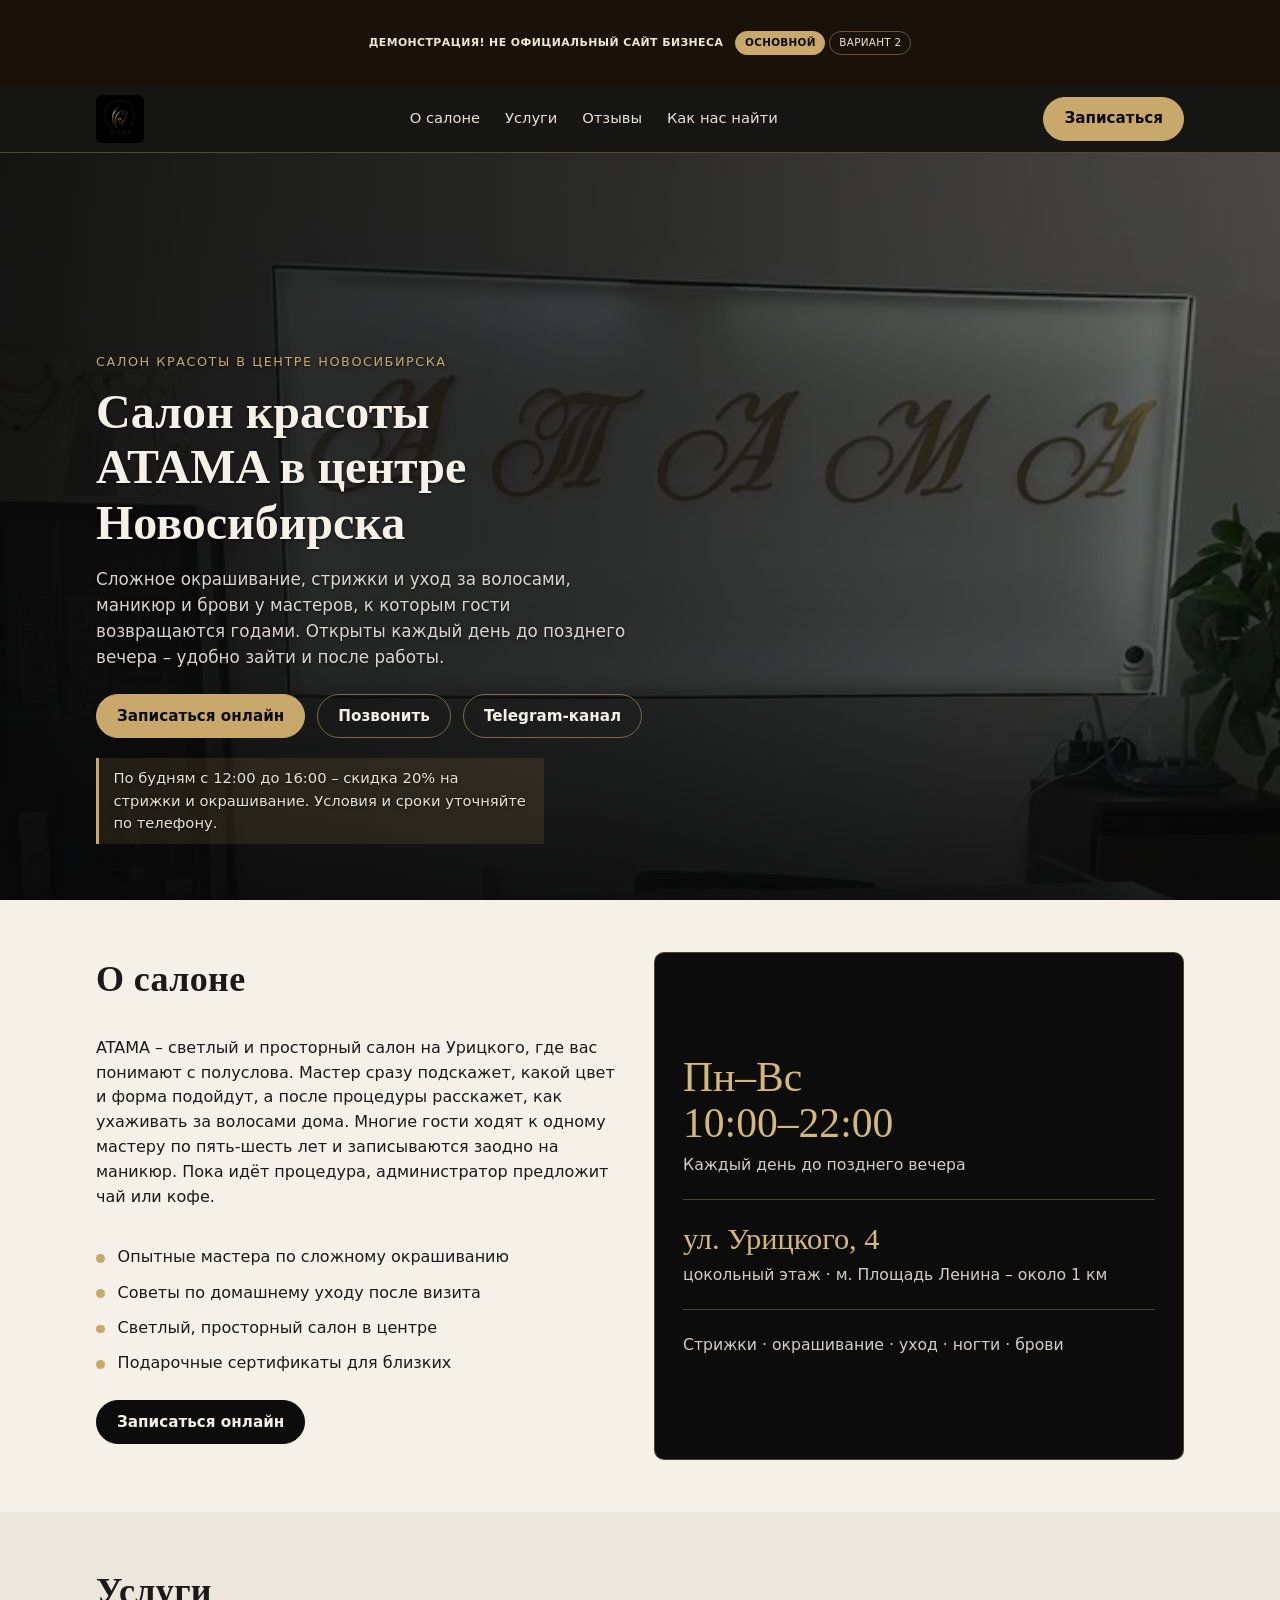
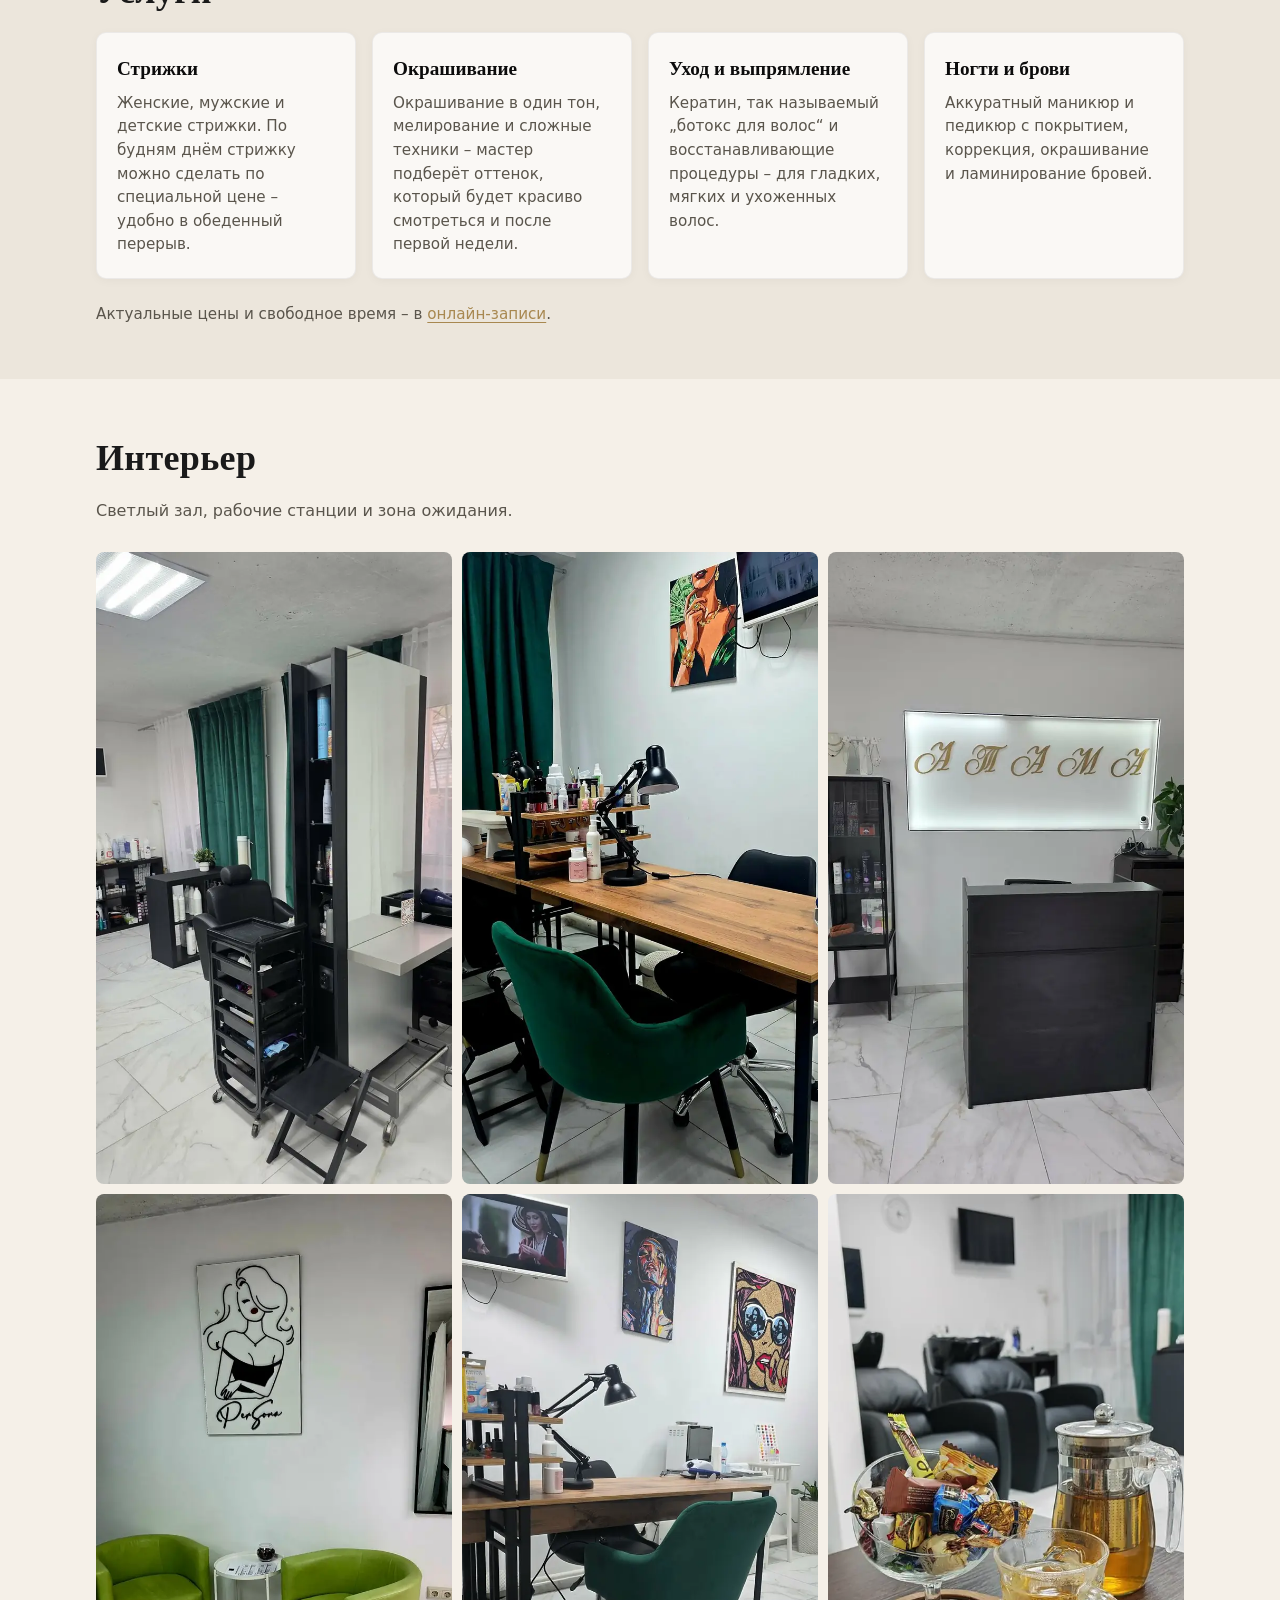
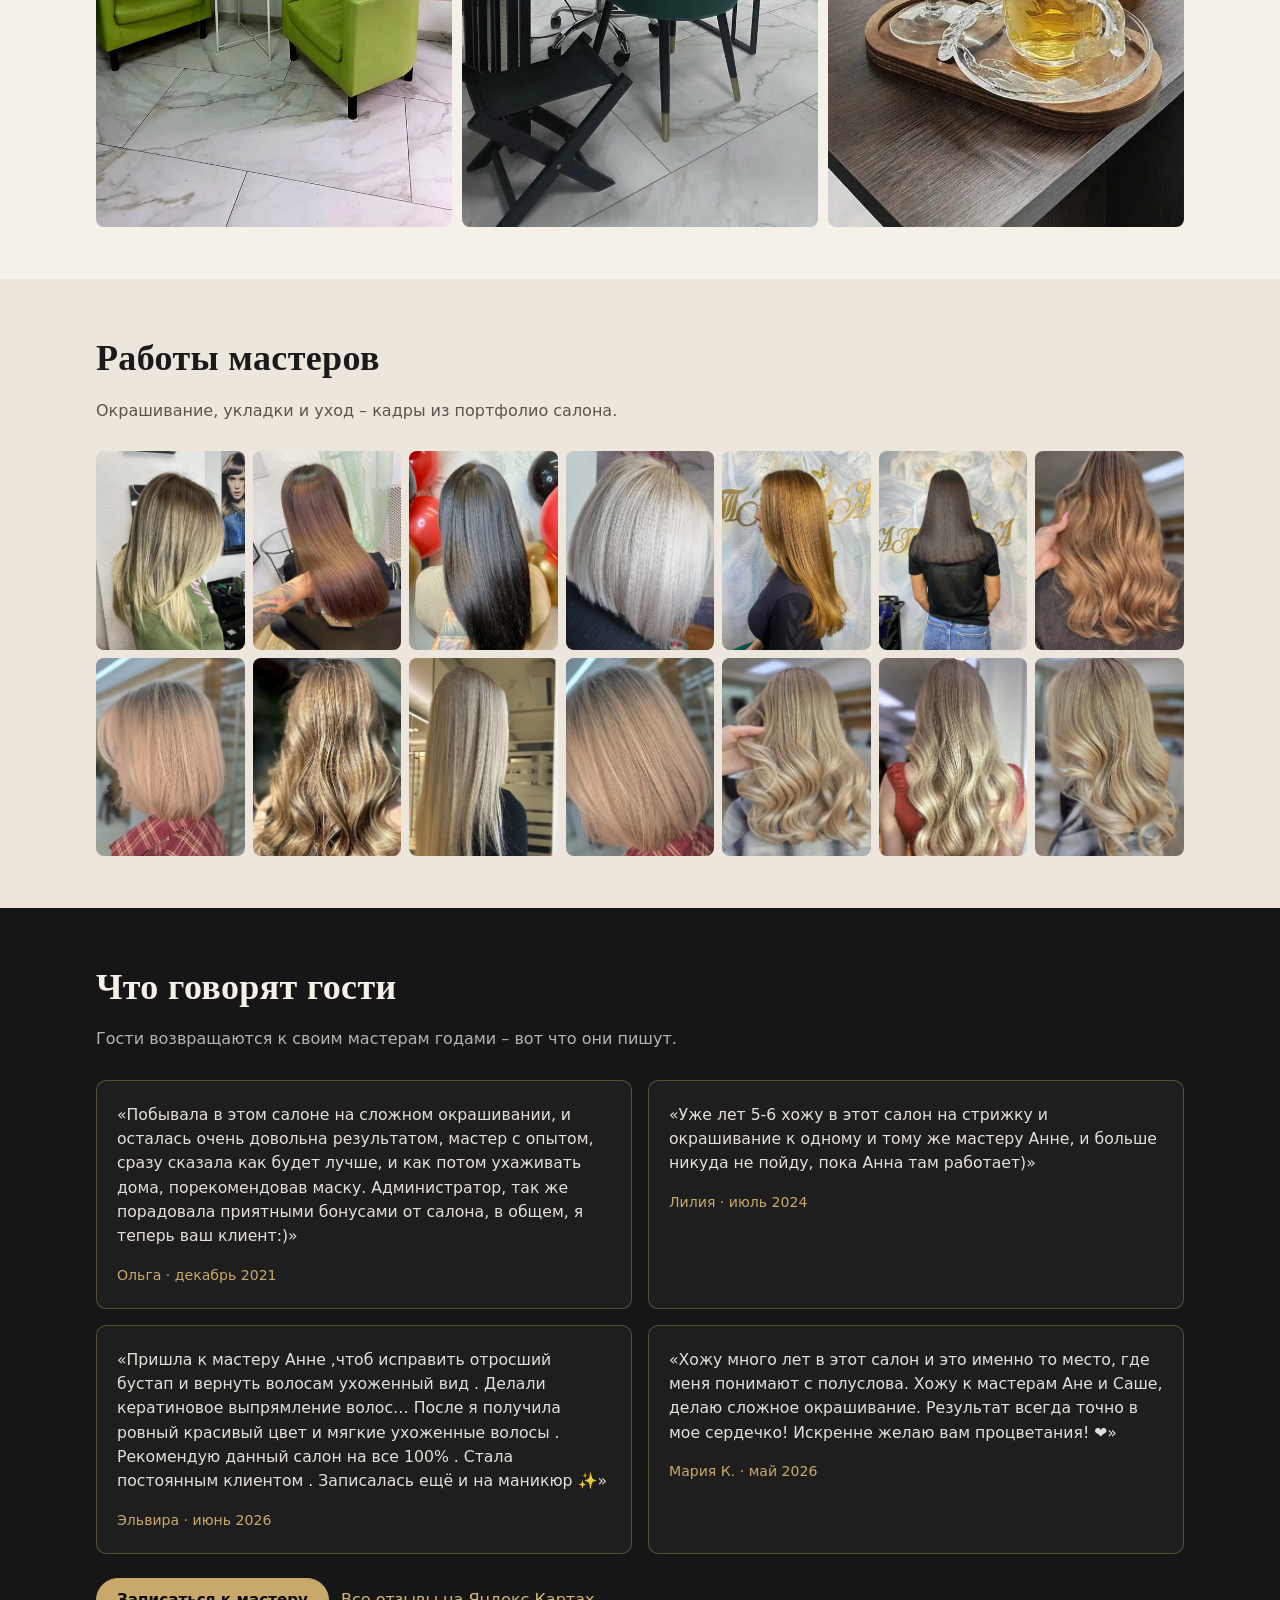
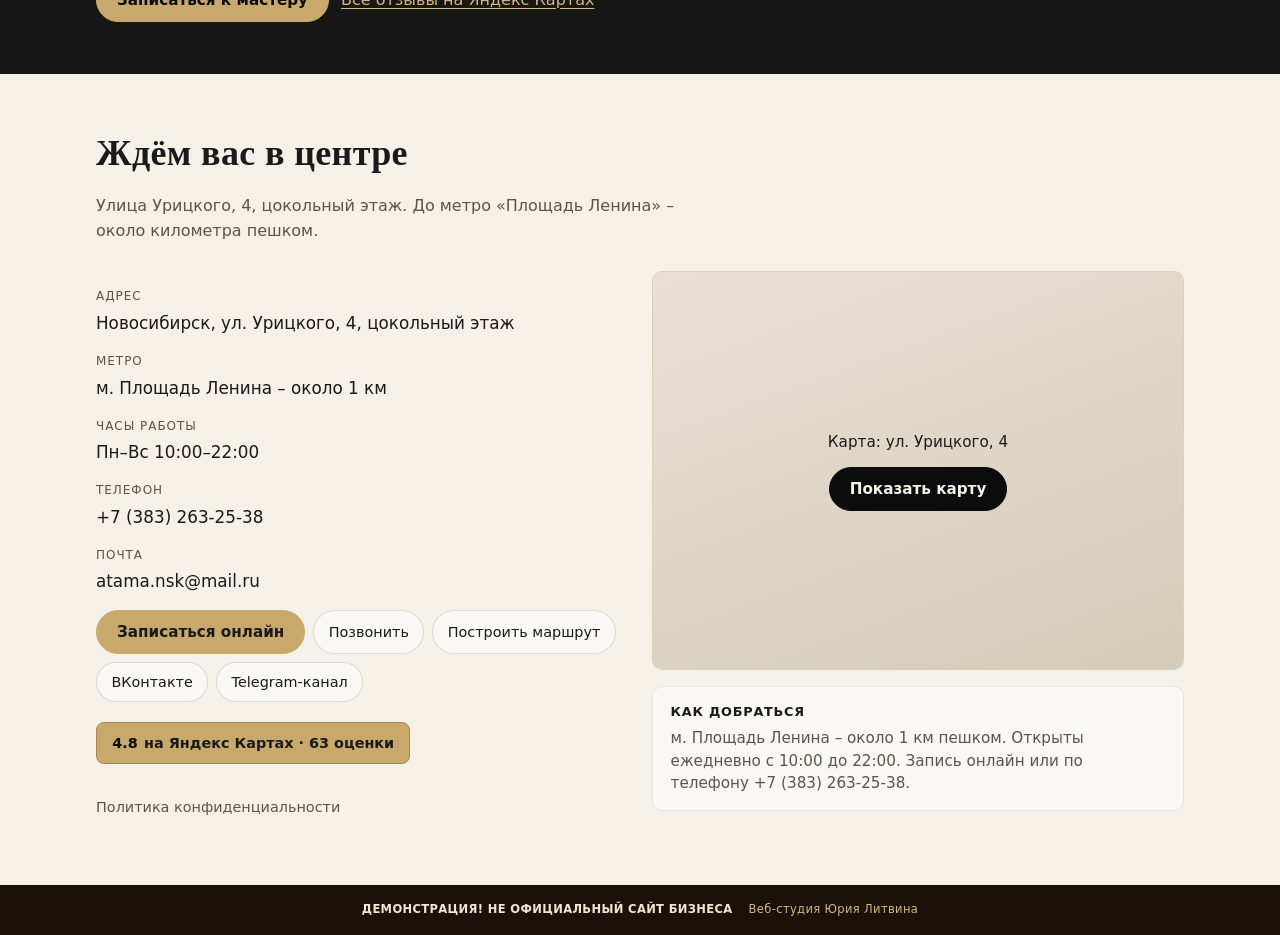
<file: index.html>
<!DOCTYPE html>
<html lang="ru">
<head>
<meta charset="utf-8">
<meta name="viewport" content="width=device-width, initial-scale=1.0">
<meta name="robots" content="noindex, nofollow">
<title>Салон красоты ATAMA · Новосибирск</title>
<meta name="description" content="Салон красоты ATAMA в центре Новосибирска: сложное окрашивание, стрижки, уход, маникюр и брови. Ул. Урицкого, 4. Онлайн-запись.">
<meta name="theme-color" content="#0c0c0c">
<link rel="icon" sizes="any" href="logos/favicon.ico">
<link rel="icon" type="image/png" sizes="32x32" href="logos/favicon-32x32.png">
<link rel="apple-touch-icon" sizes="180x180" href="logos/apple-touch-icon.png">
<link rel="stylesheet" href="css/fonts.css">
<link rel="stylesheet" href="css/styles.css">
</head>
<body>
<div class="demo-strip" role="note">
  <p class="demo-strip__text">ДЕМОНСТРАЦИЯ! НЕ ОФИЦИАЛЬНЫЙ САЙТ БИЗНЕСА</p>
  <nav class="demo-strip__switch" aria-label="Варианты демо">
    <a href="./" aria-current="page">Основной</a>
    <a href="v2/">Вариант 2</a>
  </nav>
</div>

<header class="site-header">
  <div class="header-inner">
    <a class="logo-link" href="./" aria-label="ATAMA – на главную">
      <img src="logos/logo.webp" width="48" height="48" alt="ATAMA">
    </a>
    <nav class="nav-desktop" aria-label="Разделы">
      <a href="#about">О салоне</a>
      <a href="#services">Услуги</a>
      <a href="#reviews">Отзывы</a>
      <a href="#contacts">Как нас найти</a>
    </nav>
    <a class="btn btn--accent header-cta" href="https://dikidi.net/1478588" target="_blank" rel="noopener noreferrer">Записаться</a>
    <button type="button" class="menu-toggle" aria-expanded="false" aria-controls="mobile-menu" aria-label="Открыть меню">
      <span class="menu-toggle__bars" aria-hidden="true"></span>
    </button>
  </div>
</header>
<div class="header-spacer" aria-hidden="true"></div>

<div class="mobile-menu" id="mobile-menu">
  <nav aria-label="Мобильное меню">
    <a href="#about">О салоне</a>
    <a href="#services">Услуги</a>
    <a href="#reviews">Отзывы</a>
    <a href="#contacts">Как нас найти</a>
  </nav>
  <div class="mobile-menu__foot">
    <p>ул. Урицкого, 4, цокольный этаж</p>
    <p><a href="tel:+73832632538">+7 (383) 263-25-38</a></p>
  </div>
</div>

<main>
  <section class="hero" aria-labelledby="hero-title">
    <div class="hero__bg" style="background-image:url('images/hero-interior.webp')" role="img" aria-label="Ресепшен салона ATAMA с золотой вывеской"></div>
    <div class="hero__inner">
      <p class="hero__eyebrow">Салон красоты в центре Новосибирска</p>
      <h1 id="hero-title">Салон красоты ATAMA в центре Новосибирска</h1>
      <p class="hero__lead">Сложное окрашивание, стрижки и уход за волосами, маникюр и брови у мастеров, к которым гости возвращаются годами. Открыты каждый день до позднего вечера – удобно зайти и после работы.</p>
      <div class="hero__actions">
        <a class="btn btn--accent" href="https://dikidi.net/1478588" target="_blank" rel="noopener noreferrer">Записаться онлайн</a>
        <a class="btn btn--ghost" href="tel:+73832632538">Позвонить</a>
        <a class="btn btn--ghost" href="https://t.me/atamabeauty" target="_blank" rel="noopener noreferrer">Telegram-канал</a>
      </div>
      <p class="hero__promo">По будням с 12:00 до 16:00 – скидка 20% на стрижки и окрашивание. Условия и сроки уточняйте по телефону.</p>
    </div>
  </section>

  <section class="section section--cream" id="about" aria-labelledby="about-title">
    <div class="wrap about-grid">
      <div class="about-copy">
        <h2 class="section__title" id="about-title">О салоне</h2>
        <p>ATAMA – светлый и просторный салон на Урицкого, где вас понимают с полуслова. Мастер сразу подскажет, какой цвет и форма подойдут, а после процедуры расскажет, как ухаживать за волосами дома. Многие гости ходят к одному мастеру по пять-шесть лет и записываются заодно на маникюр. Пока идёт процедура, администратор предложит чай или кофе.</p>
        <ul class="about-points">
          <li>Опытные мастера по сложному окрашиванию</li>
          <li>Советы по домашнему уходу после визита</li>
          <li>Светлый, просторный салон в центре</li>
          <li>Подарочные сертификаты для близких</li>
        </ul>
        <p style="margin-top:auto;padding-top:1.5rem">
          <a class="btn btn--dark" href="https://dikidi.net/1478588" target="_blank" rel="noopener noreferrer">Записаться онлайн</a>
        </p>
      </div>
      <div class="about-panel">
        <p class="about-panel__big">Пн–Вс<br>10:00–22:00</p>
        <p class="about-panel__line">Каждый день до позднего вечера</p>
        <hr class="about-panel__rule">
        <p class="about-panel__big about-panel__big--sm">ул. Урицкого, 4</p>
        <p class="about-panel__line">цокольный этаж · м. Площадь Ленина – около 1 км</p>
        <hr class="about-panel__rule">
        <p class="about-panel__line">Стрижки · окрашивание · уход · ногти · брови</p>
      </div>
    </div>
  </section>

  <section class="section section--marble" id="services" aria-labelledby="services-title">
    <div class="wrap">
      <h2 class="section__title" id="services-title">Услуги</h2>
      <div class="services-grid">
        <article class="service-card">
          <h3>Стрижки</h3>
          <p>Женские, мужские и детские стрижки. По будням днём стрижку можно сделать по специальной цене – удобно в обеденный перерыв.</p>
        </article>
        <article class="service-card">
          <h3>Окрашивание</h3>
          <p>Окрашивание в один тон, мелирование и сложные техники – мастер подберёт оттенок, который будет красиво смотреться и после первой недели.</p>
        </article>
        <article class="service-card">
          <h3>Уход и выпрямление</h3>
          <p>Кератин, так называемый „ботокс для волос“ и восстанавливающие процедуры – для гладких, мягких и ухоженных волос.</p>
        </article>
        <article class="service-card">
          <h3>Ногти и брови</h3>
          <p>Аккуратный маникюр и педикюр с покрытием, коррекция, окрашивание и ламинирование бровей.</p>
        </article>
      </div>
      <p class="services-note">Актуальные цены и свободное время – в <a href="https://dikidi.net/1478588" target="_blank" rel="noopener noreferrer">онлайн-записи</a>.</p>
    </div>
  </section>

  <section class="section section--cream" id="interiors" aria-labelledby="interiors-title">
    <div class="wrap">
      <h2 class="section__title" id="interiors-title">Интерьер</h2>
      <p class="section__lead">Светлый зал, рабочие станции и зона ожидания.</p>
      <div class="gallery-grid gallery-grid--interiors">
        <figure><img src="images/interior-01.webp" width="721" height="1280" alt="Рабочая станция для укладки волос" loading="lazy"></figure>
        <figure><img src="images/interior-02.webp" width="891" height="1280" alt="Кабинет маникюра с зелёным креслом" loading="lazy"></figure>
        <figure><img src="images/interior-03.webp" width="721" height="1280" alt="Ресепшен с вывеской ATAMA" loading="lazy"></figure>
        <figure><img src="images/interior-04.webp" width="721" height="1280" alt="Зона ожидания с креслами" loading="lazy"></figure>
        <figure><img src="images/interior-05.webp" width="721" height="1280" alt="Рабочая зона салона" loading="lazy"></figure>
        <figure><img src="images/interior-06.webp" width="585" height="1280" alt="Чайная зона ожидания" loading="lazy"></figure>
      </div>
    </div>
  </section>

  <section class="section section--marble" id="works" aria-labelledby="works-title">
    <div class="wrap">
      <h2 class="section__title" id="works-title">Работы мастеров</h2>
      <p class="section__lead">Окрашивание, укладки и уход – кадры из портфолио салона.</p>
      <div class="gallery-grid gallery-grid--works">
        <figure><img src="images/work-01.webp" width="960" height="1280" alt="Сложное окрашивание волос" loading="lazy"></figure>
        <figure><img src="images/work-02.webp" width="1201" height="1280" alt="Окрашивание в тёплый тон" loading="lazy"></figure>
        <figure><img src="images/work-03.webp" width="958" height="1280" alt="Глянцевые тёмные волосы" loading="lazy"></figure>
        <figure><img src="images/work-04.webp" width="1280" height="1280" alt="Стрижка каре пепельный тон" loading="lazy"></figure>
        <figure><img src="images/work-05.webp" width="960" height="1280" alt="Золотисто-каштановое окрашивание" loading="lazy"></figure>
        <figure><img src="images/work-06.webp" width="960" height="1280" alt="Тёмное окрашивание" loading="lazy"></figure>
        <figure><img src="images/work-07.webp" width="800" height="800" alt="Работа мастера: укладка" loading="lazy"></figure>
        <figure><img src="images/work-08.webp" width="800" height="800" alt="Работа мастера: окрашивание" loading="lazy"></figure>
        <figure><img src="images/work-09.webp" width="800" height="800" alt="Работа мастера: длинные волосы" loading="lazy"></figure>
        <figure><img src="images/work-10.webp" width="800" height="800" alt="Работа мастера: светлый тон" loading="lazy"></figure>
        <figure><img src="images/work-11.webp" width="800" height="800" alt="Работа мастера: объёмная укладка" loading="lazy"></figure>
        <figure><img src="images/work-12.webp" width="800" height="800" alt="Работа мастера: каре" loading="lazy"></figure>
        <figure><img src="images/work-13.webp" width="800" height="800" alt="Работа мастера: мелирование" loading="lazy"></figure>
        <figure><img src="images/work-14.webp" width="800" height="800" alt="Работа мастера: уход за волосами" loading="lazy"></figure>
      </div>
    </div>
  </section>

  <section class="section section--dark" id="reviews" aria-labelledby="reviews-title">
    <div class="wrap">
      <h2 class="section__title" id="reviews-title">Что говорят гости</h2>
      <p class="section__lead">Гости возвращаются к своим мастерам годами – вот что они пишут.</p>
      <div class="reviews-grid">
        <article class="review-card">
          <blockquote>«Побывала в этом салоне на сложном окрашивании, и осталась очень довольна результатом, мастер с опытом, сразу сказала как будет лучше, и как потом ухаживать дома, порекомендовав маску. Администратор, так же порадовала приятными бонусами от салона, в общем, я теперь ваш клиент:)»</blockquote>
          <footer>Ольга · декабрь 2021</footer>
        </article>
        <article class="review-card">
          <blockquote>«Уже лет 5-6 хожу в этот салон на стрижку и окрашивание к одному и тому же мастеру Анне, и больше никуда не пойду, пока Анна там работает)»</blockquote>
          <footer>Лилия · июль 2024</footer>
        </article>
        <article class="review-card">
          <blockquote>«Пришла к мастеру Анне ,чтоб исправить отросший бустап и вернуть волосам ухоженный вид . Делали кератиновое выпрямление волос… После я получила ровный красивый цвет и мягкие ухоженные волосы . Рекомендую данный салон на все 100% . Стала постоянным клиентом . Записалась ещё и на маникюр ✨»</blockquote>
          <footer>Эльвира · июнь 2026</footer>
        </article>
        <article class="review-card">
          <blockquote>«Хожу много лет в этот салон и это именно то место, где меня понимают с полуслова. Хожу к мастерам Ане и Саше, делаю сложное окрашивание. Результат всегда точно в мое сердечко! Искренне желаю вам процветания! ❤️»</blockquote>
          <footer>Мария К. · май 2026</footer>
        </article>
      </div>
      <div class="reviews-more">
        <a class="btn btn--accent" href="https://dikidi.net/1478588" target="_blank" rel="noopener noreferrer">Записаться к мастеру</a>
        <a class="yandex-link" href="https://yandex.com/maps/org/atama/29453700725/reviews/" target="_blank" rel="noopener noreferrer">Все отзывы на Яндекс Картах</a>
      </div>
    </div>
  </section>

  <section class="section section--cream" id="contacts" aria-labelledby="contacts-title">
    <div class="wrap">
      <h2 class="section__title" id="contacts-title">Ждём вас в центре</h2>
      <p class="section__lead">Улица Урицкого, 4, цокольный этаж. До метро «Площадь Ленина» – около километра пешком.</p>
      <div class="contacts-grid">
        <div class="contacts-info">
          <dl>
            <dt>Адрес</dt>
            <dd>Новосибирск, ул. Урицкого, 4, цокольный этаж</dd>
            <dt>Метро</dt>
            <dd>м. Площадь Ленина – около 1 км</dd>
            <dt>Часы работы</dt>
            <dd>Пн–Вс 10:00–22:00</dd>
            <dt>Телефон</dt>
            <dd><a href="tel:+73832632538">+7 (383) 263-25-38</a></dd>
            <dt>Почта</dt>
            <dd><a href="mailto:atama.nsk@mail.ru">atama.nsk@mail.ru</a></dd>
          </dl>
          <div class="contacts-channels">
            <a class="btn btn--accent" href="https://dikidi.net/1478588" target="_blank" rel="noopener noreferrer">Записаться онлайн</a>
            <a class="chip" href="tel:+73832632538">Позвонить</a>
            <a class="chip" href="https://yandex.ru/maps/?text=%D0%9D%D0%BE%D0%B2%D0%BE%D1%81%D0%B8%D0%B1%D0%B8%D1%80%D1%81%D0%BA%2C%20%D1%83%D0%BB.%20%D0%A3%D1%80%D0%B8%D1%86%D0%BA%D0%BE%D0%B3%D0%BE%2C%204" target="_blank" rel="noopener noreferrer">Построить маршрут</a>
            <a class="chip" href="https://vk.com/atama_nsk" target="_blank" rel="noopener noreferrer">ВКонтакте</a>
            <a class="chip" href="https://t.me/atamabeauty" target="_blank" rel="noopener noreferrer">Telegram-канал</a>
          </div>
          <a class="rating-badge" href="https://yandex.com/maps/org/atama/29453700725/reviews/" target="_blank" rel="noopener noreferrer">
            <strong>4.8</strong> на Яндекс Картах · 63 оценки
          </a>
          <p class="privacy-link-row"><a href="privacy/">Политика конфиденциальности</a></p>
        </div>
        <div class="map-col">
          <div class="map-frame">
            <div class="map-placeholder">
              <p>Карта: ул. Урицкого, 4</p>
              <button type="button" class="btn btn--dark" data-map-load
                data-map-src="https://yandex.ru/map-widget/v1/?text=%D0%9D%D0%BE%D0%B2%D0%BE%D1%81%D0%B8%D0%B1%D0%B8%D1%80%D1%81%D0%BA%2C%20%D1%83%D0%BB%D0%B8%D1%86%D0%B0%20%D0%A3%D1%80%D0%B8%D1%86%D0%BA%D0%BE%D0%B3%D0%BE%2C%204&z=16">
                Показать карту
              </button>
            </div>
          </div>
          <div class="map-aside-note">
            <strong>Как добраться</strong>
            м. Площадь Ленина – около 1 км пешком. Открыты ежедневно с 10:00 до 22:00. Запись онлайн или по телефону +7 (383) 263-25-38.
          </div>
        </div>
      </div>
    </div>
  </section>
</main>

<footer class="site-footer">
  <div class="site-footer__inner">
    <p class="site-footer__demo">ДЕМОНСТРАЦИЯ! НЕ ОФИЦИАЛЬНЫЙ САЙТ БИЗНЕСА</p>
    <a href="https://litviniuv.ru/webstudio/" target="_blank" rel="noopener noreferrer">Веб-студия Юрия Литвина</a>
  </div>
</footer>

<script src="js/main.js" defer></script>
</body>
</html>
</file>
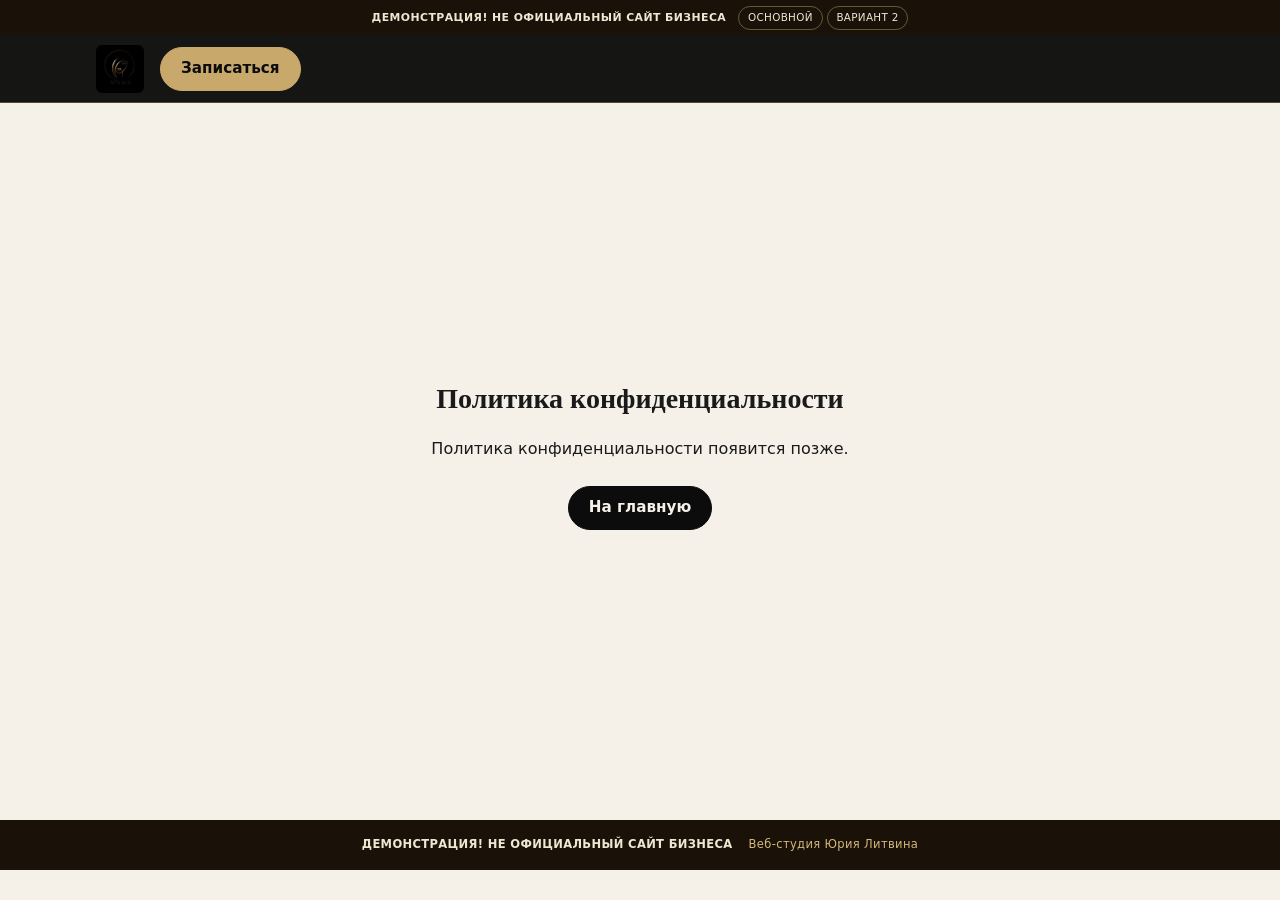
<file: privacy/index.html>
<!DOCTYPE html>
<html lang="ru">
<head>
<meta charset="utf-8">
<meta name="viewport" content="width=device-width, initial-scale=1.0">
<meta name="robots" content="noindex, nofollow">
<title>Политика конфиденциальности · ATAMA</title>
<meta name="description" content="Политика конфиденциальности салона ATAMA появится позже.">
<meta name="theme-color" content="#0c0c0c">
<link rel="icon" sizes="any" href="../logos/favicon.ico">
<link rel="icon" type="image/png" sizes="32x32" href="../logos/favicon-32x32.png">
<link rel="apple-touch-icon" sizes="180x180" href="../logos/apple-touch-icon.png">
<link rel="stylesheet" href="../css/fonts.css">
<link rel="stylesheet" href="../css/styles.css">
</head>
<body>
<div class="demo-strip" role="note">
  <p class="demo-strip__text">ДЕМОНСТРАЦИЯ! НЕ ОФИЦИАЛЬНЫЙ САЙТ БИЗНЕСА</p>
  <nav class="demo-strip__switch" aria-label="Варианты демо">
    <a href="../">Основной</a>
    <a href="../v2/">Вариант 2</a>
  </nav>
</div>
<header class="site-header">
  <div class="header-inner">
    <a class="logo-link" href="../" aria-label="ATAMA – на главную">
      <img src="../logos/logo.webp" width="48" height="48" alt="ATAMA">
    </a>
    <a class="btn btn--accent header-cta" href="https://dikidi.net/1478588" target="_blank" rel="noopener noreferrer">Записаться</a>
  </div>
</header>
<div class="header-spacer" aria-hidden="true"></div>
<main class="shell-page">
  <div>
    <h1>Политика конфиденциальности</h1>
    <p>Политика конфиденциальности появится позже.</p>
    <p style="margin-top:1.5rem"><a class="btn btn--dark" href="../">На главную</a></p>
  </div>
</main>
<footer class="site-footer">
  <div class="site-footer__inner">
    <p class="site-footer__demo">ДЕМОНСТРАЦИЯ! НЕ ОФИЦИАЛЬНЫЙ САЙТ БИЗНЕСА</p>
    <a href="https://litviniuv.ru/webstudio/" target="_blank" rel="noopener noreferrer">Веб-студия Юрия Литвина</a>
  </div>
</footer>
<script src="../js/main.js" defer></script>
</body>
</html>
</file>
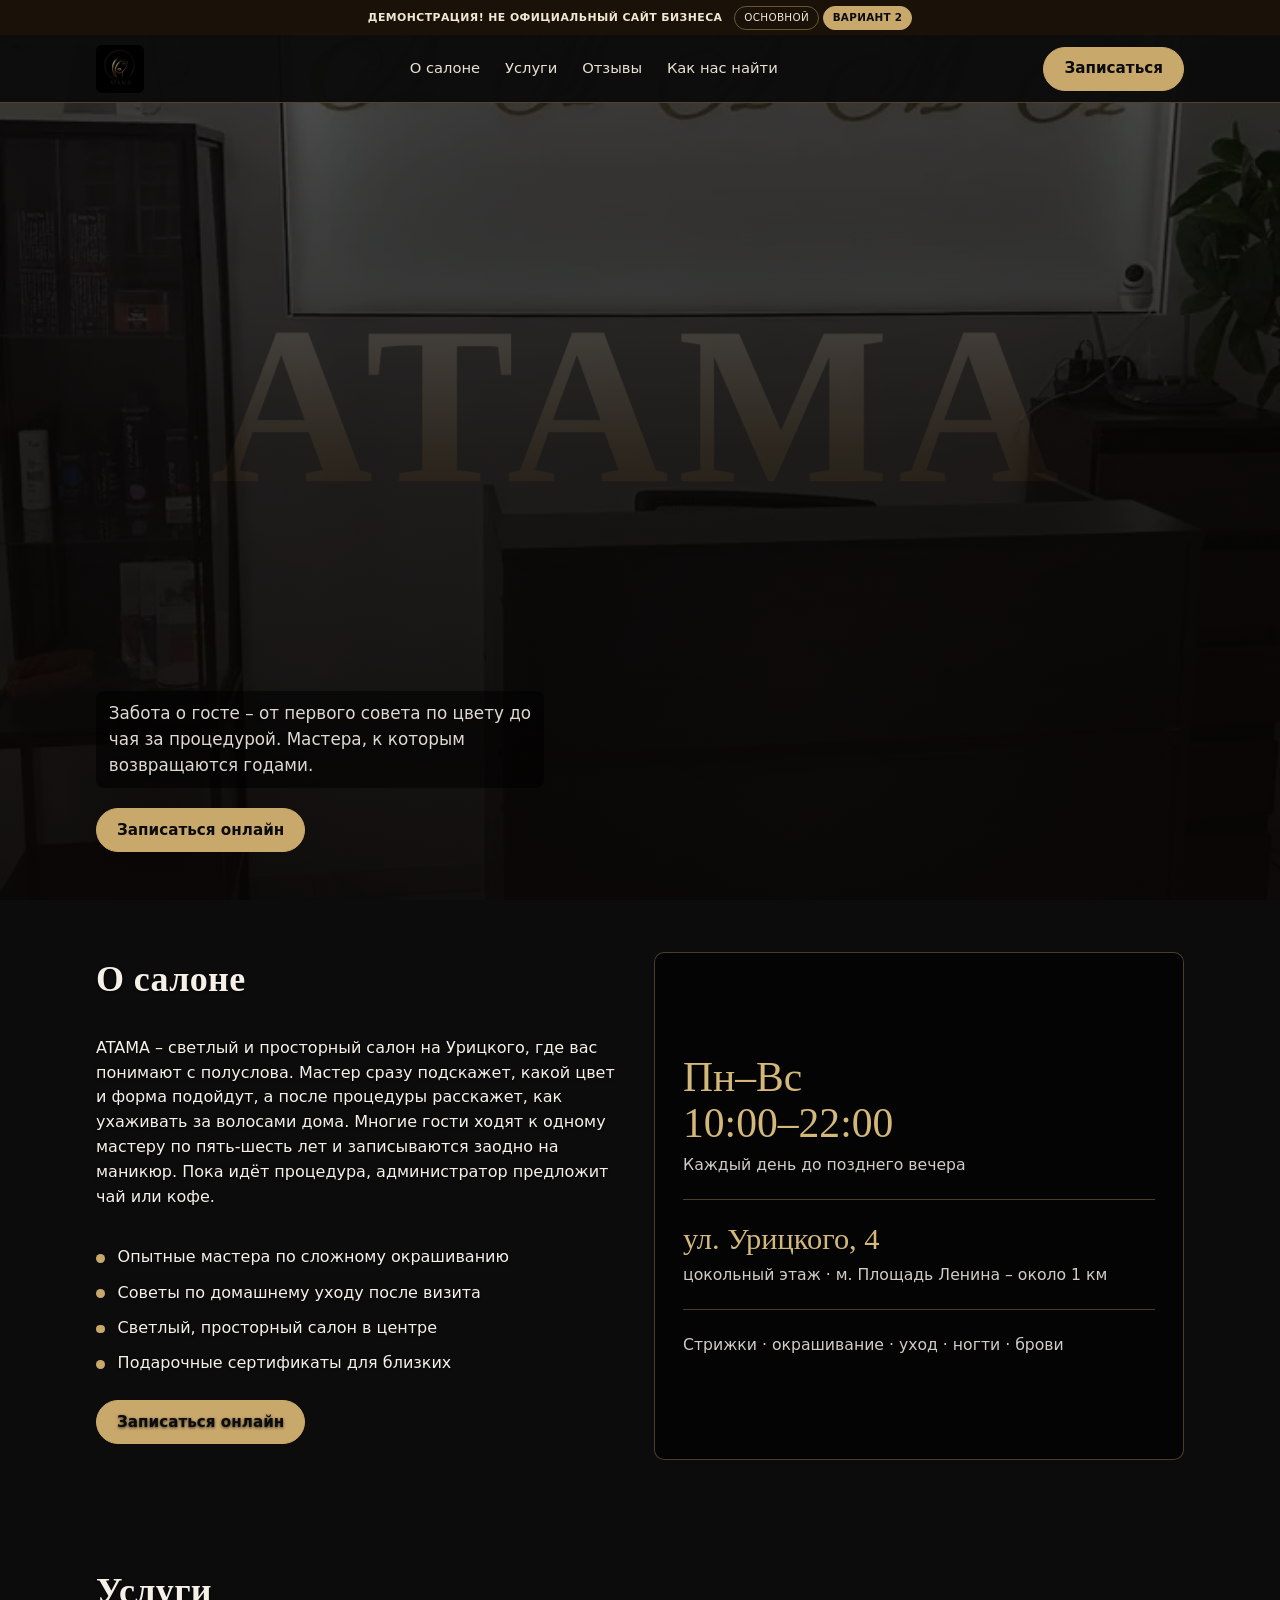
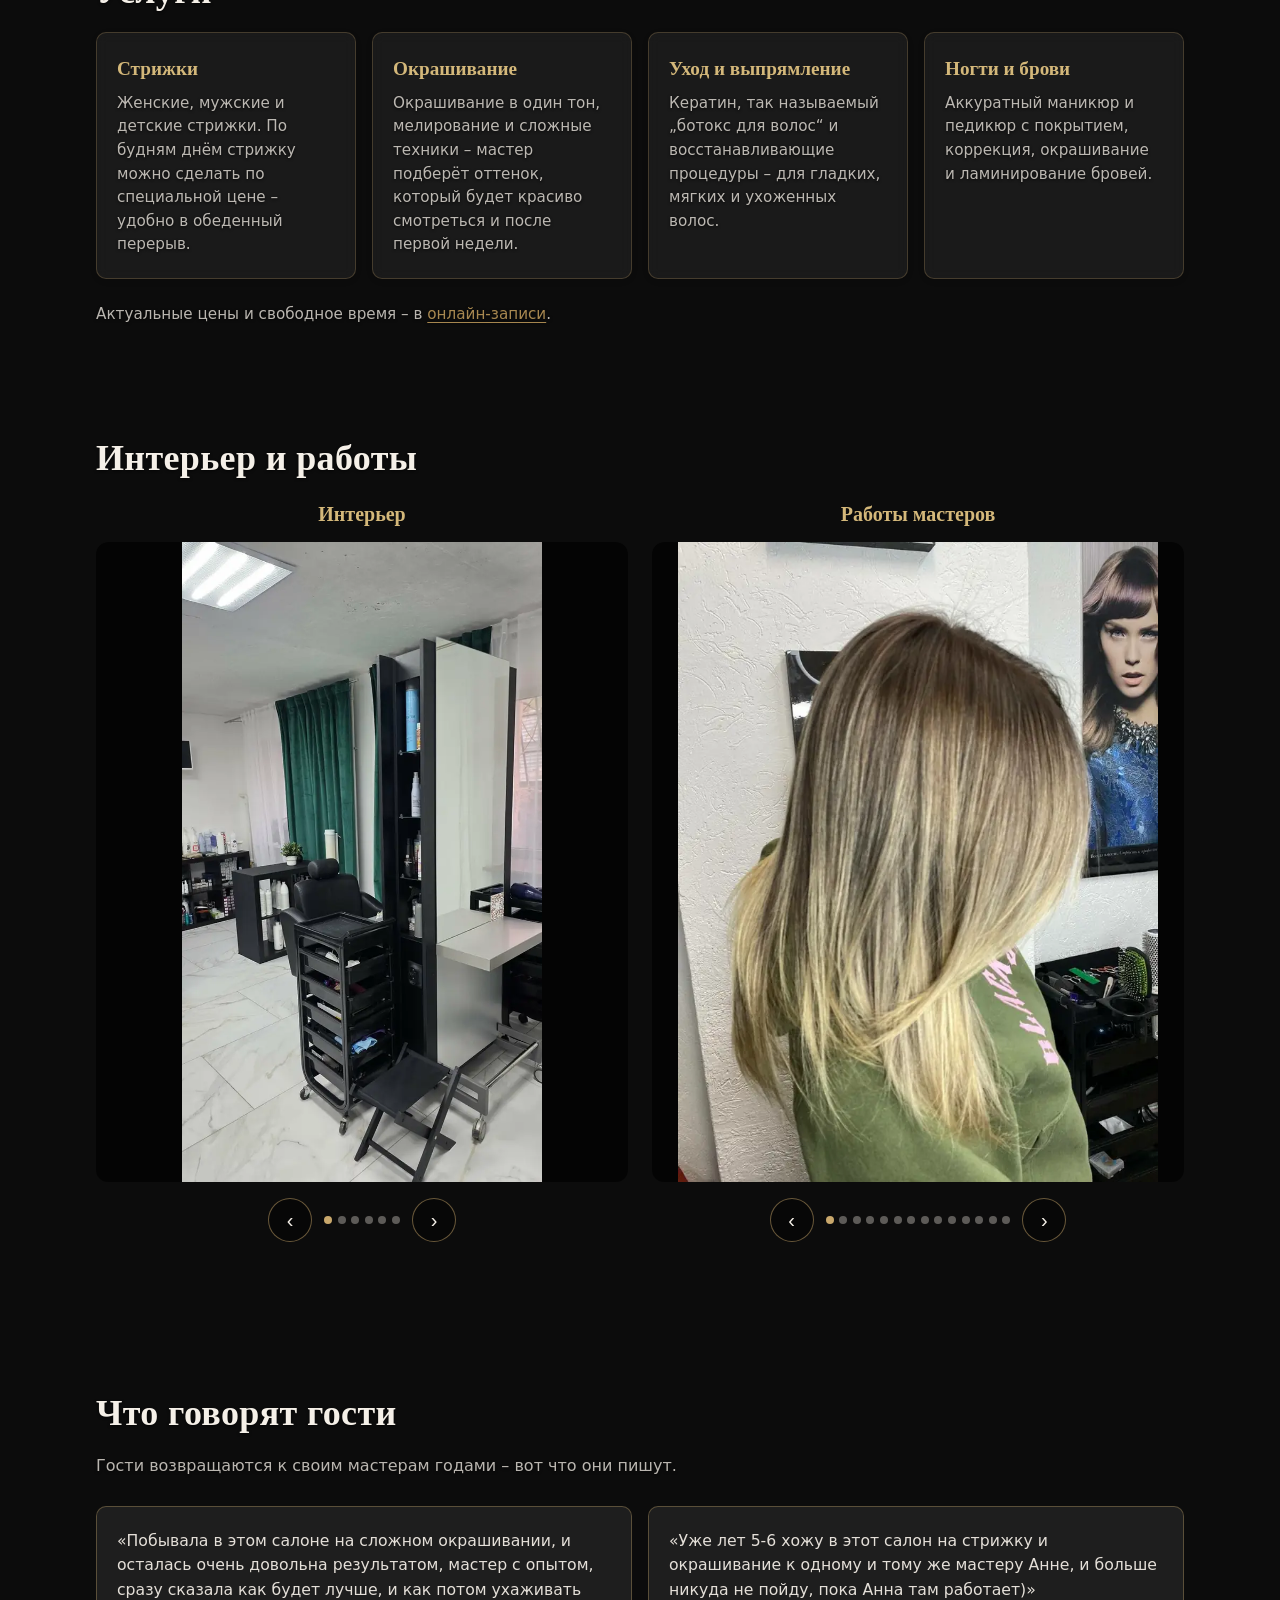
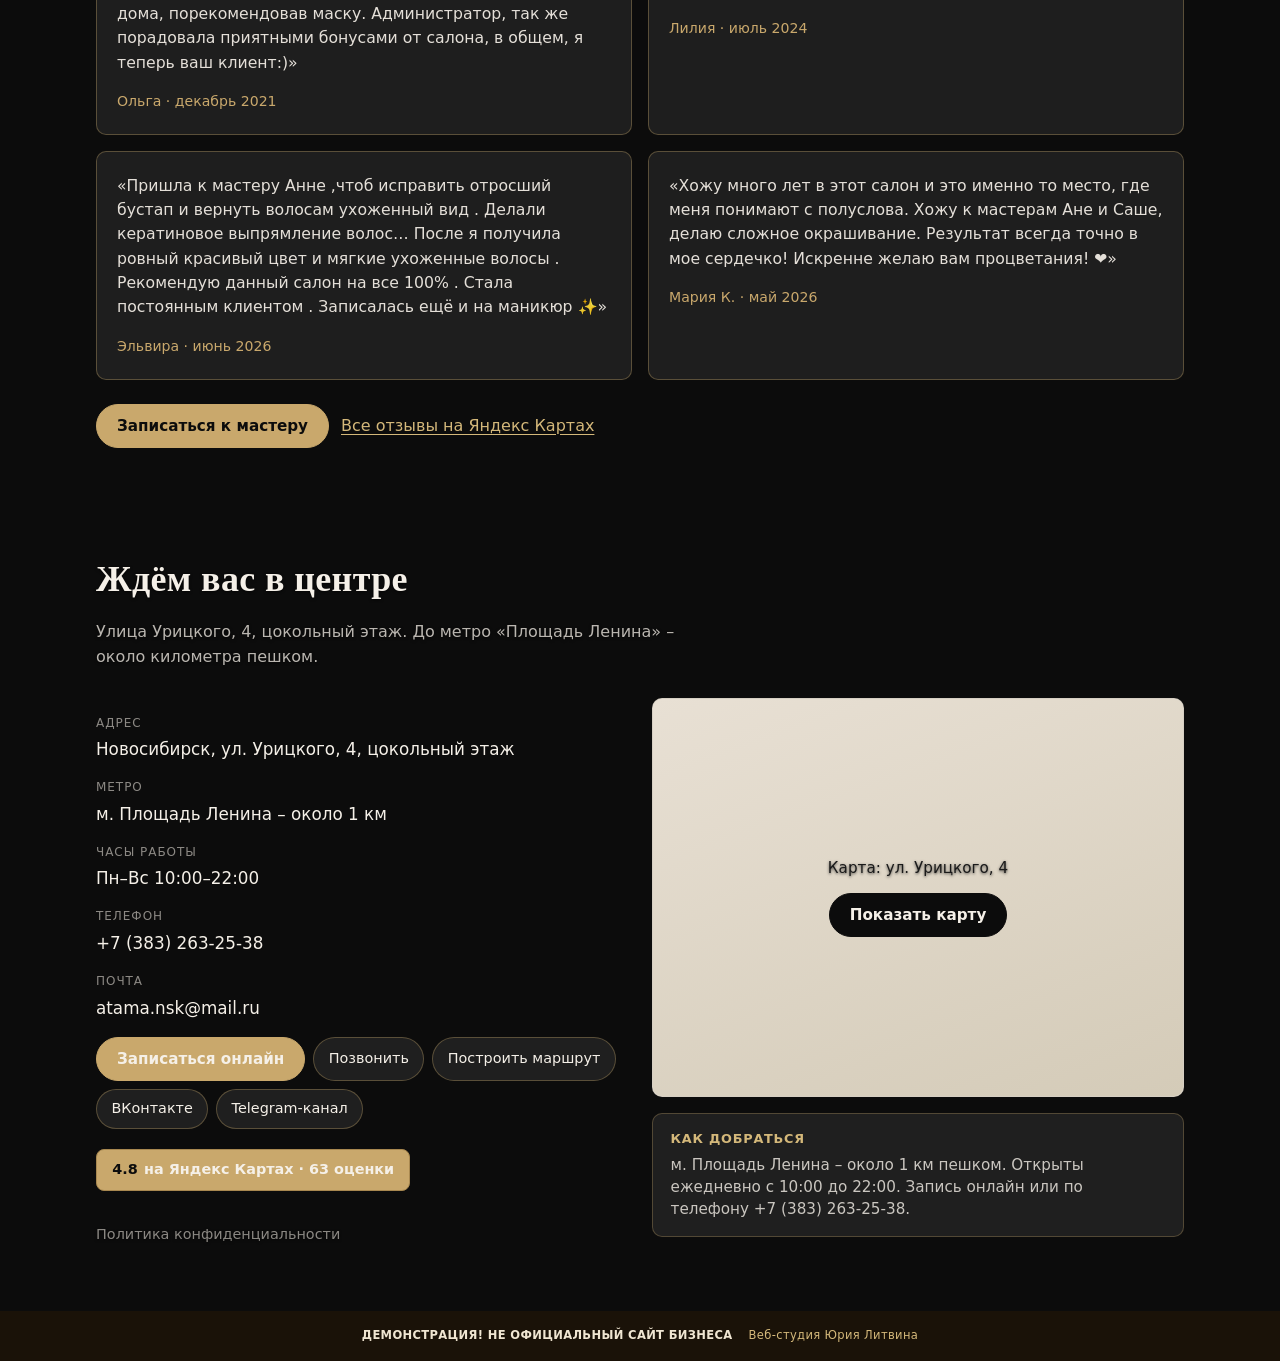
<file: v2/index.html>
<!DOCTYPE html>
<html lang="ru">
<head>
<meta charset="utf-8">
<meta name="viewport" content="width=device-width, initial-scale=1.0">
<meta name="robots" content="noindex, nofollow">
<title>Салон красоты ATAMA · Новосибирск · вариант 2</title>
<meta name="description" content="Салон красоты ATAMA в центре Новосибирска: сложное окрашивание, стрижки, уход, маникюр и брови. Ул. Урицкого, 4. Онлайн-запись.">
<meta name="theme-color" content="#0c0c0c">
<link rel="icon" sizes="any" href="../logos/favicon.ico">
<link rel="icon" type="image/png" sizes="32x32" href="../logos/favicon-32x32.png">
<link rel="apple-touch-icon" sizes="180x180" href="../logos/apple-touch-icon.png">
<link rel="stylesheet" href="../css/fonts.css">
<link rel="stylesheet" href="../css/styles.css">
<link rel="stylesheet" href="css/styles.css">
<script>document.documentElement.classList.add("js");</script>
<noscript><style>.v2-reveal{clip-path:none!important;border-radius:12px}</style></noscript>
</head>
<body class="v2">
<div class="v2-page-bg" aria-hidden="true"></div>
<div class="demo-strip" role="note">
  <p class="demo-strip__text">ДЕМОНСТРАЦИЯ! НЕ ОФИЦИАЛЬНЫЙ САЙТ БИЗНЕСА</p>
  <nav class="demo-strip__switch" aria-label="Варианты демо">
    <a href="../">Основной</a>
    <a href="./" aria-current="page">Вариант 2</a>
  </nav>
</div>

<header class="site-header">
  <div class="header-inner">
    <a class="logo-link" href="./" aria-label="ATAMA – на главную">
      <img src="../logos/logo.webp" width="48" height="48" alt="ATAMA">
    </a>
    <nav class="nav-desktop" aria-label="Разделы">
      <a href="#about">О салоне</a>
      <a href="#services">Услуги</a>
      <a href="#reviews">Отзывы</a>
      <a href="#contacts">Как нас найти</a>
    </nav>
    <a class="btn btn--accent header-cta" href="https://dikidi.net/1478588" target="_blank" rel="noopener noreferrer">Записаться</a>
    <button type="button" class="menu-toggle" aria-expanded="false" aria-controls="mobile-menu" aria-label="Открыть меню">
      <span class="menu-toggle__bars" aria-hidden="true"></span>
    </button>
  </div>
</header>
<div class="header-spacer" aria-hidden="true"></div>

<div class="mobile-menu" id="mobile-menu">
  <nav aria-label="Мобильное меню">
    <a href="#about">О салоне</a>
    <a href="#services">Услуги</a>
    <a href="#reviews">Отзывы</a>
    <a href="#contacts">Как нас найти</a>
  </nav>
  <div class="mobile-menu__foot">
    <p>ул. Урицкого, 4, цокольный этаж</p>
    <p><a href="tel:+73832632538">+7 (383) 263-25-38</a></p>
  </div>
</div>

<main>
  <section class="v2-hero" aria-labelledby="hero-title">
    <div class="v2-hero__curtain" aria-hidden="true"></div>
    <p class="v2-hero__word" aria-hidden="true">ATAMA</p>
    <div class="v2-hero__inner wrap">
      <h1 id="hero-title" class="sr-only">Салон красоты ATAMA в центре Новосибирска</h1>
      <p class="v2-hero__line">Забота о госте – от первого совета по цвету до чая за процедурой. Мастера, к которым возвращаются годами.</p>
      <a class="btn btn--accent" href="https://dikidi.net/1478588" target="_blank" rel="noopener noreferrer">Записаться онлайн</a>
    </div>
  </section>

  <section class="section" id="about" aria-labelledby="about-title">
    <div class="wrap about-grid">
      <div class="about-copy">
        <h2 class="section__title" id="about-title">О салоне</h2>
        <p>ATAMA – светлый и просторный салон на Урицкого, где вас понимают с полуслова. Мастер сразу подскажет, какой цвет и форма подойдут, а после процедуры расскажет, как ухаживать за волосами дома. Многие гости ходят к одному мастеру по пять-шесть лет и записываются заодно на маникюр. Пока идёт процедура, администратор предложит чай или кофе.</p>
        <ul class="about-points">
          <li>Опытные мастера по сложному окрашиванию</li>
          <li>Советы по домашнему уходу после визита</li>
          <li>Светлый, просторный салон в центре</li>
          <li>Подарочные сертификаты для близких</li>
        </ul>
        <p style="margin-top:auto;padding-top:1.5rem">
          <a class="btn btn--accent" href="https://dikidi.net/1478588" target="_blank" rel="noopener noreferrer">Записаться онлайн</a>
        </p>
      </div>
      <div class="about-panel">
        <p class="about-panel__big">Пн–Вс<br>10:00–22:00</p>
        <p class="about-panel__line">Каждый день до позднего вечера</p>
        <hr class="about-panel__rule">
        <p class="about-panel__big about-panel__big--sm">ул. Урицкого, 4</p>
        <p class="about-panel__line">цокольный этаж · м. Площадь Ленина – около 1 км</p>
        <hr class="about-panel__rule">
        <p class="about-panel__line">Стрижки · окрашивание · уход · ногти · брови</p>
      </div>
    </div>
  </section>

  <section class="section" id="services" aria-labelledby="services-title">
    <div class="wrap">
      <h2 class="section__title" id="services-title">Услуги</h2>
      <div class="services-grid">
        <article class="service-card">
          <h3>Стрижки</h3>
          <p>Женские, мужские и детские стрижки. По будням днём стрижку можно сделать по специальной цене – удобно в обеденный перерыв.</p>
        </article>
        <article class="service-card">
          <h3>Окрашивание</h3>
          <p>Окрашивание в один тон, мелирование и сложные техники – мастер подберёт оттенок, который будет красиво смотреться и после первой недели.</p>
        </article>
        <article class="service-card">
          <h3>Уход и выпрямление</h3>
          <p>Кератин, так называемый „ботокс для волос“ и восстанавливающие процедуры – для гладких, мягких и ухоженных волос.</p>
        </article>
        <article class="service-card">
          <h3>Ногти и брови</h3>
          <p>Аккуратный маникюр и педикюр с покрытием, коррекция, окрашивание и ламинирование бровей.</p>
        </article>
      </div>
      <p class="services-note">Актуальные цены и свободное время – в <a href="https://dikidi.net/1478588" target="_blank" rel="noopener noreferrer">онлайн-записи</a>.</p>
    </div>
  </section>

  <section class="section" id="gallery" aria-labelledby="gallery-title">
    <div class="wrap">
      <h2 class="section__title" id="gallery-title">Интерьер и работы</h2>
      <div class="gallery-duo">
      <div class="carousel-block">
        <h3>Интерьер</h3>
        <div class="carousel v2-reveal" tabindex="0" aria-roledescription="карусель" aria-label="Интерьер салона">
          <div class="carousel__viewport">
            <div class="carousel__track">
          <figure class="carousel__slide"><img src="../images/interior-01.webp" alt="Интерьер салона ATAMA" loading="lazy"></figure>
          <figure class="carousel__slide"><img src="../images/interior-02.webp" alt="Интерьер салона ATAMA" loading="lazy"></figure>
          <figure class="carousel__slide"><img src="../images/interior-03.webp" alt="Интерьер салона ATAMA" loading="lazy"></figure>
          <figure class="carousel__slide"><img src="../images/interior-04.webp" alt="Интерьер салона ATAMA" loading="lazy"></figure>
          <figure class="carousel__slide"><img src="../images/interior-05.webp" alt="Интерьер салона ATAMA" loading="lazy"></figure>
          <figure class="carousel__slide"><img src="../images/interior-06.webp" alt="Интерьер салона ATAMA" loading="lazy"></figure>
            </div>
          </div>
          <div class="carousel__nav">
            <button type="button" class="carousel__btn carousel__btn--prev" aria-label="Предыдущий">‹</button>
            <div class="carousel__dots"></div>
            <button type="button" class="carousel__btn carousel__btn--next" aria-label="Следующий">›</button>
          </div>
        </div>
      </div>

      <div class="carousel-block">
        <h3>Работы мастеров</h3>
        <div class="carousel v2-reveal" tabindex="0" aria-roledescription="карусель" aria-label="Работы мастеров">
          <div class="carousel__viewport">
            <div class="carousel__track">
          <figure class="carousel__slide"><img src="../images/work-01.webp" alt="Работа мастера ATAMA" loading="lazy"></figure>
          <figure class="carousel__slide"><img src="../images/work-02.webp" alt="Работа мастера ATAMA" loading="lazy"></figure>
          <figure class="carousel__slide"><img src="../images/work-03.webp" alt="Работа мастера ATAMA" loading="lazy"></figure>
          <figure class="carousel__slide"><img src="../images/work-04.webp" alt="Работа мастера ATAMA" loading="lazy"></figure>
          <figure class="carousel__slide"><img src="../images/work-05.webp" alt="Работа мастера ATAMA" loading="lazy"></figure>
          <figure class="carousel__slide"><img src="../images/work-06.webp" alt="Работа мастера ATAMA" loading="lazy"></figure>
          <figure class="carousel__slide"><img src="../images/work-07.webp" alt="Работа мастера ATAMA" loading="lazy"></figure>
          <figure class="carousel__slide"><img src="../images/work-08.webp" alt="Работа мастера ATAMA" loading="lazy"></figure>
          <figure class="carousel__slide"><img src="../images/work-09.webp" alt="Работа мастера ATAMA" loading="lazy"></figure>
          <figure class="carousel__slide"><img src="../images/work-10.webp" alt="Работа мастера ATAMA" loading="lazy"></figure>
          <figure class="carousel__slide"><img src="../images/work-11.webp" alt="Работа мастера ATAMA" loading="lazy"></figure>
          <figure class="carousel__slide"><img src="../images/work-12.webp" alt="Работа мастера ATAMA" loading="lazy"></figure>
          <figure class="carousel__slide"><img src="../images/work-13.webp" alt="Работа мастера ATAMA" loading="lazy"></figure>
          <figure class="carousel__slide"><img src="../images/work-14.webp" alt="Работа мастера ATAMA" loading="lazy"></figure>
            </div>
          </div>
          <div class="carousel__nav">
            <button type="button" class="carousel__btn carousel__btn--prev" aria-label="Предыдущий">‹</button>
            <div class="carousel__dots"></div>
            <button type="button" class="carousel__btn carousel__btn--next" aria-label="Следующий">›</button>
          </div>
        </div>
      </div>
      </div>
    </div>
  </section>

  <section class="section" id="reviews" aria-labelledby="reviews-title">
    <div class="wrap">
      <h2 class="section__title" id="reviews-title">Что говорят гости</h2>
      <p class="section__lead">Гости возвращаются к своим мастерам годами – вот что они пишут.</p>
      <div class="reviews-grid">
        <article class="review-card">
          <blockquote>«Побывала в этом салоне на сложном окрашивании, и осталась очень довольна результатом, мастер с опытом, сразу сказала как будет лучше, и как потом ухаживать дома, порекомендовав маску. Администратор, так же порадовала приятными бонусами от салона, в общем, я теперь ваш клиент:)»</blockquote>
          <footer>Ольга · декабрь 2021</footer>
        </article>
        <article class="review-card">
          <blockquote>«Уже лет 5-6 хожу в этот салон на стрижку и окрашивание к одному и тому же мастеру Анне, и больше никуда не пойду, пока Анна там работает)»</blockquote>
          <footer>Лилия · июль 2024</footer>
        </article>
        <article class="review-card">
          <blockquote>«Пришла к мастеру Анне ,чтоб исправить отросший бустап и вернуть волосам ухоженный вид . Делали кератиновое выпрямление волос… После я получила ровный красивый цвет и мягкие ухоженные волосы . Рекомендую данный салон на все 100% . Стала постоянным клиентом . Записалась ещё и на маникюр ✨»</blockquote>
          <footer>Эльвира · июнь 2026</footer>
        </article>
        <article class="review-card">
          <blockquote>«Хожу много лет в этот салон и это именно то место, где меня понимают с полуслова. Хожу к мастерам Ане и Саше, делаю сложное окрашивание. Результат всегда точно в мое сердечко! Искренне желаю вам процветания! ❤️»</blockquote>
          <footer>Мария К. · май 2026</footer>
        </article>
      </div>
      <div class="reviews-more">
        <a class="btn btn--accent" href="https://dikidi.net/1478588" target="_blank" rel="noopener noreferrer">Записаться к мастеру</a>
        <a class="yandex-link" href="https://yandex.com/maps/org/atama/29453700725/reviews/" target="_blank" rel="noopener noreferrer">Все отзывы на Яндекс Картах</a>
      </div>
    </div>
  </section>

  <section class="section" id="contacts" aria-labelledby="contacts-title">
    <div class="wrap">
      <h2 class="section__title" id="contacts-title">Ждём вас в центре</h2>
      <p class="section__lead">Улица Урицкого, 4, цокольный этаж. До метро «Площадь Ленина» – около километра пешком.</p>
      <div class="contacts-grid">
        <div class="contacts-info">
          <dl>
            <dt>Адрес</dt>
            <dd>Новосибирск, ул. Урицкого, 4, цокольный этаж</dd>
            <dt>Метро</dt>
            <dd>м. Площадь Ленина – около 1 км</dd>
            <dt>Часы работы</dt>
            <dd>Пн–Вс 10:00–22:00</dd>
            <dt>Телефон</dt>
            <dd><a href="tel:+73832632538">+7 (383) 263-25-38</a></dd>
            <dt>Почта</dt>
            <dd><a href="mailto:atama.nsk@mail.ru">atama.nsk@mail.ru</a></dd>
          </dl>
          <div class="contacts-channels">
            <a class="btn btn--accent" href="https://dikidi.net/1478588" target="_blank" rel="noopener noreferrer">Записаться онлайн</a>
            <a class="chip" href="tel:+73832632538">Позвонить</a>
            <a class="chip" href="https://yandex.ru/maps/?text=%D0%9D%D0%BE%D0%B2%D0%BE%D1%81%D0%B8%D0%B1%D0%B8%D1%80%D1%81%D0%BA%2C%20%D1%83%D0%BB.%20%D0%A3%D1%80%D0%B8%D1%86%D0%BA%D0%BE%D0%B3%D0%BE%2C%204" target="_blank" rel="noopener noreferrer">Построить маршрут</a>
            <a class="chip" href="https://vk.com/atama_nsk" target="_blank" rel="noopener noreferrer">ВКонтакте</a>
            <a class="chip" href="https://t.me/atamabeauty" target="_blank" rel="noopener noreferrer">Telegram-канал</a>
          </div>
          <a class="rating-badge" href="https://yandex.com/maps/org/atama/29453700725/reviews/" target="_blank" rel="noopener noreferrer">
            <strong>4.8</strong> на Яндекс Картах · 63 оценки
          </a>
          <p class="privacy-link-row"><a href="../privacy/">Политика конфиденциальности</a></p>
        </div>
        <div class="map-col">
          <div class="map-frame">
            <div class="map-placeholder">
              <p>Карта: ул. Урицкого, 4</p>
              <button type="button" class="btn btn--dark" data-map-load
                data-map-src="https://yandex.ru/map-widget/v1/?text=%D0%9D%D0%BE%D0%B2%D0%BE%D1%81%D0%B8%D0%B1%D0%B8%D1%80%D1%81%D0%BA%2C%20%D1%83%D0%BB%D0%B8%D1%86%D0%B0%20%D0%A3%D1%80%D0%B8%D1%86%D0%BA%D0%BE%D0%B3%D0%BE%2C%204&z=16">
                Показать карту
              </button>
            </div>
          </div>
          <div class="map-aside-note">
            <strong>Как добраться</strong>
            м. Площадь Ленина – около 1 км пешком. Открыты ежедневно с 10:00 до 22:00. Запись онлайн или по телефону +7 (383) 263-25-38.
          </div>
        </div>
      </div>
    </div>
  </section>
</main>

<footer class="site-footer">
  <div class="site-footer__inner">
    <p class="site-footer__demo">ДЕМОНСТРАЦИЯ! НЕ ОФИЦИАЛЬНЫЙ САЙТ БИЗНЕСА</p>
    <a href="https://litviniuv.ru/webstudio/" target="_blank" rel="noopener noreferrer">Веб-студия Юрия Литвина</a>
  </div>
</footer>
<script src="js/main.js" defer></script>
</body>
</html>
</file>
<file: css/fonts.css>
/* System stack – no webfont files required for this demo */
:root {
  --font-display: "Playfair Display", "Times New Roman", Times, Georgia, serif;
  --font-body: "Segoe UI", system-ui, -apple-system, Roboto, "Helvetica Neue", Arial, sans-serif;
}
</file>
<file: css/styles.css>
/* ATAMA · beauty demo · Fork B black / gold / cream */
:root {
  --black: #0c0c0c;
  --black-soft: #161616;
  --black-elev: #1e1e1e;
  --gold: #c9a86c;
  --gold-bright: #d4b87a;
  --gold-dim: #a88850;
  --cream: #f5f0e8;
  --cream-dim: #e8e0d4;
  --marble: #ece6dc;
  --text: #1a1a1a;
  --text-muted: #5a554c;
  --white: #faf8f5;
  --line: rgba(201, 168, 108, 0.35);
  --demo-h: 36px;
  --header-h: 64px;
  --radius: 10px;
  --shadow: 0 8px 28px rgba(0, 0, 0, 0.18);
  --max: 1120px;
  --font-display: "Times New Roman", Times, Georgia, serif;
  --font-body: "Segoe UI", system-ui, -apple-system, Roboto, "Helvetica Neue", Arial, sans-serif;
}

*,
*::before,
*::after { box-sizing: border-box; }

html {
  scroll-behavior: smooth;
  -webkit-text-size-adjust: 100%;
}

.section[id],
.v2-hero[id] {
  /* single offset: chrome height + 16px gap, minus section top padding so the H2 lands 16px below the header */
  scroll-margin-top: calc(var(--demo-h) + var(--header-h) + 16px - 3.25rem);
}

body {
  margin: 0;
  font-family: var(--font-body);
  font-size: 1rem;
  line-height: 1.55;
  color: var(--text);
  background: var(--cream);
  overflow-x: hidden;
}

img { max-width: 100%; height: auto; display: block; }
a { color: var(--gold-dim); text-decoration-thickness: 1px; text-underline-offset: 3px; }
a:hover { color: var(--gold); }
a:focus-visible,
button:focus-visible {
  outline: 2px solid var(--gold);
  outline-offset: 3px;
}

.sr-only {
  position: absolute; width: 1px; height: 1px; padding: 0; margin: -1px;
  overflow: hidden; clip: rect(0,0,0,0); white-space: nowrap; border: 0;
}

/* Demo strip */
.demo-strip {
  position: fixed;
  top: 0; left: 0; right: 0;
  z-index: 1000;
  min-height: var(--demo-h);
  max-height: 48px;
  display: flex;
  align-items: center;
  justify-content: center;
  gap: 0.75rem;
  flex-wrap: wrap;
  padding: 0.35rem 0.75rem;
  background: #1a1208;
  color: #f0e6d2;
  font-size: 0.68rem;
  letter-spacing: 0.04em;
  text-transform: uppercase;
  line-height: 1.2;
  text-align: center;
}

.demo-strip__text { margin: 0; font-weight: 600; }

.demo-strip__switch {
  display: inline-flex;
  gap: 0.25rem;
  align-items: center;
}

.demo-strip__switch a {
  color: #f0e6d2;
  text-decoration: none;
  padding: 0.2rem 0.55rem;
  border: 1px solid rgba(201, 168, 108, 0.45);
  border-radius: 999px;
  font-size: 0.65rem;
  letter-spacing: 0.03em;
  min-height: 24px;
  display: inline-flex;
  align-items: center;
}

.demo-strip__switch a[aria-current="page"] {
  background: var(--gold);
  color: var(--black);
  border-color: var(--gold);
  font-weight: 700;
}

.demo-strip__switch a:hover { border-color: var(--gold-bright); }

/* Header – fixed + spacer */
.site-header {
  position: fixed;
  top: var(--demo-h);
  left: 0; right: 0;
  z-index: 900;
  background: rgba(12, 12, 12, 0.96);
  color: var(--white);
  border-bottom: 1px solid var(--line);
  height: var(--header-h);
}

.header-spacer {
  height: calc(var(--demo-h) + var(--header-h));
}

.header-inner {
  max-width: var(--max);
  margin: 0 auto;
  padding: 0 1rem;
  height: 100%;
  display: flex;
  align-items: center;
  gap: 1rem;
}

.logo-link {
  display: flex;
  align-items: center;
  flex-shrink: 0;
  text-decoration: none;
}

.logo-link img {
  height: 44px;
  width: 44px;
  object-fit: contain;
  border-radius: 6px;
}

.nav-desktop {
  display: none;
  flex: 1;
  justify-content: center;
  gap: 1.25rem;
}

.nav-desktop a {
  color: var(--cream-dim);
  text-decoration: none;
  font-size: 0.92rem;
  padding: 0.35rem 0.15rem;
}

.nav-desktop a:hover { color: var(--gold); }

.btn {
  display: inline-flex;
  align-items: center;
  justify-content: center;
  min-height: 44px;
  padding: 0.55rem 1.25rem;
  border-radius: 999px;
  font-weight: 600;
  font-size: 0.95rem;
  text-decoration: none;
  border: 1px solid transparent;
  cursor: pointer;
  font-family: inherit;
  line-height: 1.2;
}

.btn--accent {
  background: var(--gold);
  color: var(--black);
  border-color: var(--gold);
}

.btn--accent:hover {
  background: var(--gold-bright);
  color: var(--black);
}

.btn--ghost {
  background: transparent;
  color: var(--cream);
  border-color: rgba(201, 168, 108, 0.55);
}

.btn--ghost:hover {
  border-color: var(--gold);
  color: var(--gold);
}

.btn--dark {
  background: var(--black);
  color: var(--cream);
  border-color: var(--black);
}

.btn--dark:hover {
  background: var(--black-soft);
  color: var(--gold);
}

.header-cta { flex-shrink: 0; }
.header-cta .btn { min-height: 40px; padding: 0.4rem 1rem; font-size: 0.88rem; }

.menu-toggle {
  display: inline-flex;
  align-items: center;
  justify-content: center;
  width: 44px; height: 44px;
  margin-left: auto;
  background: transparent;
  border: 1px solid rgba(201, 168, 108, 0.4);
  border-radius: 8px;
  color: var(--cream);
  cursor: pointer;
  padding: 0;
}

.menu-toggle__bars {
  display: block;
  width: 18px; height: 2px;
  background: currentColor;
  position: relative;
  box-shadow: 0 -6px 0 currentColor, 0 6px 0 currentColor;
}

.menu-toggle[aria-expanded="true"] .menu-toggle__bars {
  box-shadow: none;
  transform: rotate(45deg);
}
.menu-toggle[aria-expanded="true"] .menu-toggle__bars::after {
  content: "";
  position: absolute; inset: 0;
  background: currentColor;
  transform: rotate(-90deg);
}

/* Mobile menu */
.mobile-menu {
  display: none;
  position: fixed;
  top: calc(var(--demo-h) + var(--header-h));
  left: 0; right: 0; bottom: 0;
  z-index: 850;
  background: var(--black);
  color: var(--cream);
  flex-direction: column;
  padding: 1.25rem 1.25rem 1.5rem;
  overflow-y: auto;
}

.mobile-menu.is-open { display: flex; }

.mobile-menu nav {
  display: flex;
  flex-direction: column;
  gap: 0.25rem;
}

.mobile-menu nav a {
  color: var(--cream);
  text-decoration: none;
  min-height: 44px;
  display: flex;
  align-items: center;
  font-size: 1.1rem;
  border-bottom: 1px solid rgba(255,255,255,0.08);
  padding: 0.35rem 0;
}

.mobile-menu__foot {
  margin-top: auto;
  padding-top: 1.5rem;
  font-size: 0.9rem;
  color: var(--cream-dim);
  line-height: 1.45;
}

.mobile-menu__foot a { color: var(--gold); text-decoration: none; }

body.menu-open { overflow: hidden; }

/* Sections shared */
.wrap {
  max-width: var(--max);
  margin: 0 auto;
  padding: 0 1rem;
}

.section {
  padding: 3.25rem 0;
}

.section--dark {
  background: var(--black-soft);
  color: var(--cream);
}

.section--cream { background: var(--cream); }
.section--marble { background: var(--marble); }

.section__title {
  font-family: var(--font-display);
  font-size: clamp(1.65rem, 4vw, 2.25rem);
  font-weight: 600;
  margin: 0 0 0.75rem;
  letter-spacing: 0.01em;
  color: inherit;
}

.section__lead {
  margin: 0 0 1.75rem;
  max-width: 38rem;
  color: var(--text-muted);
}

.section--dark .section__lead { color: rgba(245, 240, 232, 0.72); }

/* Hero */
.hero {
  position: relative;
  min-height: calc(100vh - var(--demo-h) - var(--header-h));
  min-height: calc(100dvh - var(--demo-h) - var(--header-h));
  display: flex;
  align-items: flex-end;
  background: linear-gradient(160deg, #1a1510 0%, #0c0c0c 55%, #1c1812 100%);
  color: var(--cream);
  overflow: hidden;
}

.hero__bg {
  display: none;
  position: absolute;
  inset: 0;
  background-size: cover;
  background-position: center 30%;
  background-repeat: no-repeat;
}

.hero__bg::after {
  content: "";
  position: absolute;
  inset: 0;
  background: linear-gradient(90deg, rgba(8,8,8,0.92) 0%, rgba(8,8,8,0.78) 50%, rgba(8,8,8,0.55) 100%),
              linear-gradient(0deg, rgba(8,8,8,0.75) 0%, transparent 45%);
}

.hero__inner {
  position: relative;
  z-index: 1;
  width: 100%;
  max-width: var(--max);
  margin-left: auto;
  margin-right: auto;
  padding: 3rem 1rem 3.5rem;
  box-sizing: border-box;
}

.hero__eyebrow {
  display: inline-block;
  font-size: 0.8rem;
  letter-spacing: 0.12em;
  text-transform: uppercase;
  color: var(--gold);
  margin-bottom: 0.75rem;
}

.hero h1 {
  font-family: var(--font-display);
  font-size: clamp(1.85rem, 5.5vw, 3rem);
  line-height: 1.15;
  margin: 0 0 1rem;
  font-weight: 600;
  max-width: 16ch;
}

.hero__lead {
  margin: 0 0 1.5rem;
  max-width: 34rem;
  font-size: 1.05rem;
  color: rgba(245, 240, 232, 0.88);
}

.hero__actions {
  display: flex;
  flex-wrap: wrap;
  gap: 0.75rem;
  margin-bottom: 1.25rem;
}

.hero__promo {
  display: inline-block;
  margin: 0;
  padding: 0.55rem 0.9rem;
  border-left: 3px solid var(--gold);
  background: rgba(201, 168, 108, 0.12);
  font-size: 0.92rem;
  color: var(--cream-dim);
  max-width: 28rem;
}

/* About */
.about-grid {
  display: grid;
  gap: 1.75rem;
  align-items: stretch;
}

.about-copy {
  display: flex;
  flex-direction: column;
}

.about-aside {
  display: grid;
  gap: 0.65rem;
  grid-template-rows: 1fr 1fr;
}

.about-aside figure {
  margin: 0;
  border-radius: 10px;
  overflow: hidden;
  background: #161616;
  min-height: 0;
  aspect-ratio: 4 / 3;
}

.about-aside img {
  width: 100%;
  height: 100%;
  object-fit: cover;
}

@media (min-width: 768px) {
  .about-aside figure {
    aspect-ratio: auto;
    height: 100%;
  }
}

.about-points {
  list-style: none;
  margin: 1.25rem 0 0;
  padding: 0;
  display: grid;
  gap: 0.65rem;
}

.about-points li {
  position: relative;
  padding-left: 1.35rem;
}

.about-points li::before {
  content: "";
  position: absolute;
  left: 0; top: 0.55em;
  width: 0.55rem; height: 0.55rem;
  border-radius: 50%;
  background: var(--gold);
}

/* Services */
.services-grid {
  display: grid;
  gap: 1rem;
  grid-template-columns: 1fr;
}

.service-card {
  background: var(--white);
  border: 1px solid rgba(0,0,0,0.06);
  border-radius: var(--radius);
  padding: 1.35rem 1.25rem;
  box-shadow: 0 2px 10px rgba(0,0,0,0.04);
}

.service-card h3 {
  margin: 0 0 0.5rem;
  font-family: var(--font-display);
  font-size: 1.2rem;
  color: var(--black);
}

.service-card p {
  margin: 0;
  color: var(--text-muted);
  font-size: 0.95rem;
}

.services-note {
  margin: 1.5rem 0 0;
  font-size: 0.95rem;
  color: var(--text-muted);
}

/* Galleries */
.gallery-grid {
  display: grid;
  grid-template-columns: repeat(2, 1fr);
  gap: 0.5rem;
}

.gallery-grid--works {
  grid-template-columns: repeat(2, 1fr);
}

.gallery-grid figure {
  margin: 0;
  border-radius: 8px;
  overflow: hidden;
  background: var(--black-elev);
  aspect-ratio: 3 / 4;
}

.gallery-grid img {
  width: 100%;
  height: 100%;
  object-fit: cover;
}

.gallery-grid--interiors figure { aspect-ratio: 3 / 4; }

/* Reviews */
.reviews-grid {
  display: grid;
  gap: 1rem;
}

.review-card {
  background: var(--black-elev);
  border: 1px solid var(--line);
  border-radius: var(--radius);
  padding: 1.35rem 1.25rem;
}

.review-card blockquote {
  margin: 0 0 1rem;
  font-size: 0.98rem;
  color: rgba(245, 240, 232, 0.92);
}

.review-card footer {
  font-size: 0.88rem;
  color: var(--gold);
}

.reviews-more {
  margin-top: 1.5rem;
  display: flex;
  flex-wrap: wrap;
  gap: 0.75rem;
  align-items: center;
}

.reviews-more a.yandex-link {
  color: var(--gold-bright);
}

/* Contacts */
.contacts-grid {
  display: grid;
  gap: 1.5rem;
}

.contacts-info dt {
  font-size: 0.75rem;
  letter-spacing: 0.08em;
  text-transform: uppercase;
  color: var(--text-muted);
  margin: 1rem 0 0.25rem;
}

.contacts-info dt:first-child { margin-top: 0; }

.contacts-info dd {
  margin: 0;
  font-size: 1.05rem;
}

.contacts-info a { text-decoration: none; color: var(--text); }
.contacts-info a:hover { color: var(--gold-dim); }

.contacts-channels {
  display: flex;
  flex-wrap: wrap;
  gap: 0.5rem;
  margin-top: 1rem;
}

.chip {
  display: inline-flex;
  align-items: center;
  min-height: 40px;
  padding: 0.35rem 0.9rem;
  border-radius: 999px;
  border: 1px solid rgba(0,0,0,0.12);
  background: var(--white);
  color: var(--text);
  text-decoration: none;
  font-size: 0.9rem;
}

.chip:hover { border-color: var(--gold); color: var(--gold-dim); }

.rating-badge {
  display: inline-flex;
  align-items: center;
  gap: 0.4rem;
  margin-top: 1.25rem;
  padding: 0.55rem 0.95rem;
  background: var(--gold);
  color: var(--black);
  border-radius: 8px;
  font-size: 0.9rem;
  font-weight: 600;
  text-decoration: none;
  border: 1px solid var(--gold-dim);
}

.rating-badge:hover { color: var(--black); background: var(--gold-bright); }

.rating-badge strong { color: var(--black); font-weight: 800; }

.map-col {
  position: relative;
  display: flex;
  flex-direction: column;
  gap: 1rem;
}

.map-aside-note {
  margin: 0;
  padding: 1rem 1.1rem;
  background: var(--white);
  border: 1px solid rgba(0,0,0,0.08);
  border-radius: var(--radius);
  font-size: 0.95rem;
  color: var(--text-muted);
  line-height: 1.45;
}

.map-aside-note strong {
  display: block;
  color: var(--text);
  margin-bottom: 0.35rem;
  font-size: 0.8rem;
  letter-spacing: 0.06em;
  text-transform: uppercase;
}

.map-frame {
  position: relative;
  width: 100%;
  aspect-ratio: 4 / 3;
  border-radius: var(--radius);
  overflow: hidden;
  background: var(--cream-dim);
  border: 1px solid rgba(0,0,0,0.08);
}

.map-frame iframe {
  position: absolute;
  inset: 0;
  width: 100%;
  height: 100%;
  border: 0;
}

.map-placeholder {
  position: absolute;
  inset: 0;
  display: flex;
  flex-direction: column;
  align-items: center;
  justify-content: center;
  gap: 0.75rem;
  background: linear-gradient(160deg, #e8e0d4, #d4cbb8);
  color: var(--text);
  padding: 1rem;
  text-align: center;
}

.map-placeholder p { margin: 0; font-size: 0.95rem; }

.privacy-link-row {
  margin-top: 2rem;
  font-size: 0.9rem;
}

.privacy-link-row a { color: var(--text-muted); }

/* Footer – exactly two parts */
.site-footer {
  background: #1a1208;
  color: #f0e6d2;
  padding: 1rem;
  text-align: center;
  font-size: 0.72rem;
  letter-spacing: 0.03em;
}

.site-footer__inner {
  max-width: var(--max);
  margin: 0 auto;
  display: flex;
  flex-wrap: wrap;
  justify-content: center;
  align-items: center;
  gap: 0.5rem 1rem;
}

.site-footer__demo {
  text-transform: uppercase;
  font-weight: 600;
  margin: 0;
}

.site-footer a {
  color: var(--gold-bright);
  text-decoration: none;
}

.site-footer a:hover { text-decoration: underline; }

/* 404 / privacy shells */
.shell-page {
  min-height: calc(100vh - var(--demo-h) - var(--header-h) - 80px);
  display: flex;
  align-items: center;
  justify-content: center;
  text-align: center;
  padding: 3rem 1rem;
}

.shell-page h1 {
  font-family: var(--font-display);
  font-size: 1.75rem;
  margin: 0 0 1rem;
}

/* Desktop */
@media (min-width: 768px) {
  :root {
    --demo-h: 32px;
    --header-h: 68px;
  }

  .menu-toggle { display: none; }

  .nav-desktop { display: flex; }

  .logo-link img { height: 48px; width: 48px; }

  .hero__bg { display: block; }

  .about-grid {
    grid-template-columns: 1fr 1fr;
    align-items: stretch;
  }

  .about-aside {
    min-height: 520px;
  }

  .services-grid {
    grid-template-columns: repeat(2, 1fr);
  }

  .gallery-grid--interiors {
    grid-template-columns: repeat(3, 1fr);
  }

  .gallery-grid--works {
    grid-template-columns: repeat(4, 1fr);
  }

  .reviews-grid {
    grid-template-columns: repeat(2, 1fr);
  }

  .contacts-grid {
    grid-template-columns: 1fr 1fr;
    align-items: start;
  }
}

@media (min-width: 1024px) {
  .services-grid {
    grid-template-columns: repeat(4, 1fr);
  }

  .gallery-grid--interiors {
    grid-template-columns: repeat(3, 1fr);
    gap: 0.65rem;
  }

  .gallery-grid--works {
    grid-template-columns: repeat(7, 1fr);
  }
}

@media (prefers-reduced-motion: reduce) {
  html { scroll-behavior: auto; }
  *, *::before, *::after {
    animation-duration: 0.01ms !important;
    transition-duration: 0.01ms !important;
  }
}

/* About typographic panel (no photos outside gallery/hero/bg) */
.about-panel{background:var(--black);color:var(--cream);border-radius:var(--radius);padding:2rem 1.75rem;display:flex;flex-direction:column;justify-content:center;gap:.4rem;border:1px solid var(--line)}
.about-panel__big{font-family:var(--font-display);font-size:clamp(1.8rem,4vw,2.6rem);line-height:1.1;margin:0;color:var(--gold-bright)}
.about-panel__big--sm{font-size:clamp(1.4rem,3vw,1.9rem)}
.about-panel__line{margin:0;color:rgba(245,240,232,.85);font-size:.98rem}
.about-panel__rule{border:0;border-top:1px solid var(--line);margin:1rem 0;width:100%}
/* Galleries: whole photo inside viewport */
.gallery-grid--interiors figure{aspect-ratio:9/16;max-height:calc(100svh - var(--demo-h) - var(--header-h) - 32px)}
.gallery-grid--works figure{max-height:calc(100svh - var(--demo-h) - var(--header-h) - 32px)}
/* Hero scrim stronger */
.hero__inner h1,.hero__lead,.hero__eyebrow,.hero__promo{text-shadow:0 1px 3px rgba(0,0,0,.6)}
@media (max-width: 480px) {
  .demo-strip { max-height: none; row-gap: .2rem; padding: .25rem .5rem; font-size: .6rem; }
  .demo-strip__switch a { min-height: 24px; padding: .1rem .5rem; font-size: .6rem; }
}
</file>
<file: v2/css/styles.css>
/* v2 – prompt 7: Strong photo behind a giant word */
:root {
  --v2-overlay: rgba(8, 6, 4, 0.72);
}

body.v2 {
  background: #0c0c0c;
  color: var(--cream);
}

body.v2 .section--cream,
body.v2 .section--marble {
  background: transparent;
  color: var(--cream);
}

body.v2 .section__lead,
body.v2 .services-note,
body.v2 .service-card p {
  color: rgba(245, 240, 232, 0.75);
}

body.v2 .service-card {
  background: rgba(255, 255, 255, 0.06);
  border-color: rgba(201, 168, 108, 0.25);
  color: var(--cream);
  backdrop-filter: blur(6px);
}

body.v2 .service-card h3 { color: var(--gold-bright); }

body.v2 .contacts-info a { color: var(--cream); }
body.v2 .contacts-info dt { color: rgba(245, 240, 232, 0.55); }
body.v2 .chip {
  background: rgba(255,255,255,0.08);
  border-color: rgba(201, 168, 108, 0.35);
  color: var(--cream);
}
body.v2 .privacy-link-row a { color: rgba(245, 240, 232, 0.55); }

/* Fixed page photo background */
.v2-page-bg {
  position: fixed;
  inset: 0;
  z-index: -2;
  background: #0c0c0c center / cover no-repeat;
  background-image: linear-gradient(180deg, rgba(8,6,4,0.55) 0%, rgba(8,6,4,0.82) 50%, rgba(8,6,4,0.93) 100%),
                    url("../../images/hero-interior.webp");
}

.v2-page-bg::after {
  content: "";
  position: absolute;
  inset: 0;
  background: rgba(8, 6, 4, 0.25);
}

/* Giant word hero */
.v2-hero {
  position: relative;
  min-height: calc(100vh - var(--demo-h) - var(--header-h));
  min-height: calc(100dvh - var(--demo-h) - var(--header-h));
  display: flex;
  align-items: flex-end;
  overflow: hidden;
  color: var(--cream);
}

.v2-hero__word {
  position: absolute;
  left: 50%;
  top: 42%;
  transform: translate(-50%, -50%);
  font-family: var(--font-display);
  font-size: clamp(3.25rem, 18vw, 14rem);
  font-weight: 700;
  letter-spacing: 0.04em;
  line-height: 0.9;
  margin: 0;
  max-width: 96vw;
  overflow: hidden;
  text-align: center;
  color: transparent;
  background: linear-gradient(180deg, rgba(245,240,232,0.55), rgba(201,168,108,0.35));
  -webkit-background-clip: text;
  background-clip: text;
  mix-blend-mode: soft-light;
  pointer-events: none;
  user-select: none;
  white-space: nowrap;
  opacity: 0;
  animation: v2-word-in 1.1s ease forwards 0.15s;
}

@keyframes v2-word-in {
  from { opacity: 0; letter-spacing: 0.22em; filter: blur(8px); }
  to { opacity: 1; letter-spacing: 0.04em; filter: blur(0); }
}

.v2-hero__curtain {
  position: absolute;
  inset: 0;
  background: #0c0c0c;
  z-index: 2;
  clip-path: circle(75% at 50% 50%);
  animation: v2-curtain 1.2s ease forwards;
  pointer-events: none;
}

@keyframes v2-curtain {
  from { clip-path: circle(75% at 50% 50%); }
  to { clip-path: circle(0% at 50% 50%); }
}

.v2-hero__inner {
  position: relative;
  z-index: 1;
  width: 100%;
  padding: 2.5rem 0 3rem;
}

.v2-hero__line {
  margin: 0 0 1.25rem;
  max-width: 28rem;
  font-size: 1.05rem;
  color: rgba(245, 240, 232, 0.9);
  text-shadow: 0 2px 12px rgba(0,0,0,0.5);
}

/* Circle reveal: only when JS marked html.js; otherwise images stay visible */
.v2-reveal {
  border-radius: 12px;
  overflow: hidden;
}

html.js .v2-reveal:not(.is-in):not(.is-done) {
  clip-path: circle(0% at 50% 50%);
  transition: clip-path 0.9s ease;
}

html.js .v2-reveal.is-in {
  clip-path: circle(75% at 50% 50%);
  transition: clip-path 0.9s ease;
}

html.js .v2-reveal.is-done,
.v2-reveal.is-done {
  clip-path: none;
  border-radius: 12px;
}

.gallery-duo {
  display: grid;
  gap: 2rem;
}

@media (min-width: 900px) {
  .gallery-duo {
    grid-template-columns: 1fr 1fr;
    gap: 1.5rem;
    align-items: start;
  }
  .gallery-duo .carousel {
    max-width: none;
  }
}

body.v2 .map-aside-note {
  background: rgba(255,255,255,0.08);
  border-color: rgba(201,168,108,0.3);
  color: rgba(245,240,232,0.8);
}
body.v2 .map-aside-note strong { color: var(--gold-bright); }

.v2-hero__inner {
  padding-left: 1rem;
  padding-right: 1rem;
  box-sizing: border-box;
}

/* Carousel */
.carousel {
  position: relative;
  max-width: 420px;
  margin: 0 auto;
}

.carousel__viewport {
  overflow: hidden;
  border-radius: 12px;
  aspect-ratio: 3 / 4;
  background: rgba(0,0,0,0.35);
  touch-action: pan-y;
}

.carousel__track {
  display: flex;
  height: 100%;
  transition: transform 0.35s ease;
  will-change: transform;
}

.carousel__slide {
  flex: 0 0 100%;
  height: 100%;
  margin: 0;
}

.carousel__slide img {
  width: 100%;
  height: 100%;
  object-fit: cover;
}

.carousel__nav {
  display: flex;
  justify-content: center;
  align-items: center;
  gap: 0.75rem;
  margin-top: 1rem;
}

.carousel__btn {
  width: 44px; height: 44px;
  border-radius: 50%;
  border: 1px solid rgba(201, 168, 108, 0.5);
  background: rgba(0,0,0,0.35);
  color: var(--cream);
  cursor: pointer;
  font-size: 1.25rem;
  line-height: 1;
}

.carousel__btn:hover { border-color: var(--gold); color: var(--gold); }

.carousel__dots {
  display: flex;
  gap: 0.35rem;
  flex-wrap: wrap;
  justify-content: center;
  max-width: 14rem;
}

.carousel__dot {
  width: 8px; height: 8px;
  border-radius: 50%;
  border: 0;
  padding: 0;
  background: rgba(245,240,232,0.35);
  cursor: pointer;
}

.carousel__dot[aria-current="true"] { background: var(--gold); }

.carousel-block { margin-bottom: 2.5rem; }

.carousel-block h3 {
  font-family: var(--font-display);
  font-size: 1.25rem;
  color: var(--gold-bright);
  margin: 0 0 0.75rem;
  text-align: center;
}

body.v2 .about-points li::before { background: var(--gold); }

@media (min-width: 768px) {
  .v2-hero__word {
    top: 38%;
  }
  .carousel { max-width: 480px; }
}

@media (prefers-reduced-motion: reduce) {
  .v2-hero__word { animation: none; opacity: 1; letter-spacing: 0.04em; filter: none; }
  .v2-hero__curtain { display: none; }
  .v2-reveal { clip-path: none; border-radius: 12px; }
}

body.v2 .about-panel{background:rgba(0,0,0,.6);backdrop-filter:blur(6px)}
body.v2 .section__title,body.v2 .section p,body.v2 .section li{text-shadow:0 1px 3px rgba(0,0,0,.7)}
.v2-hero__line{background:rgba(0,0,0,.55);padding:.6rem .8rem;border-radius:8px}
.carousel__viewport{aspect-ratio:auto;height:min(640px,calc(100svh - var(--demo-h) - var(--header-h) - 120px));background:rgba(0,0,0,.6)}
.carousel__slide img{object-fit:contain}
</file>
